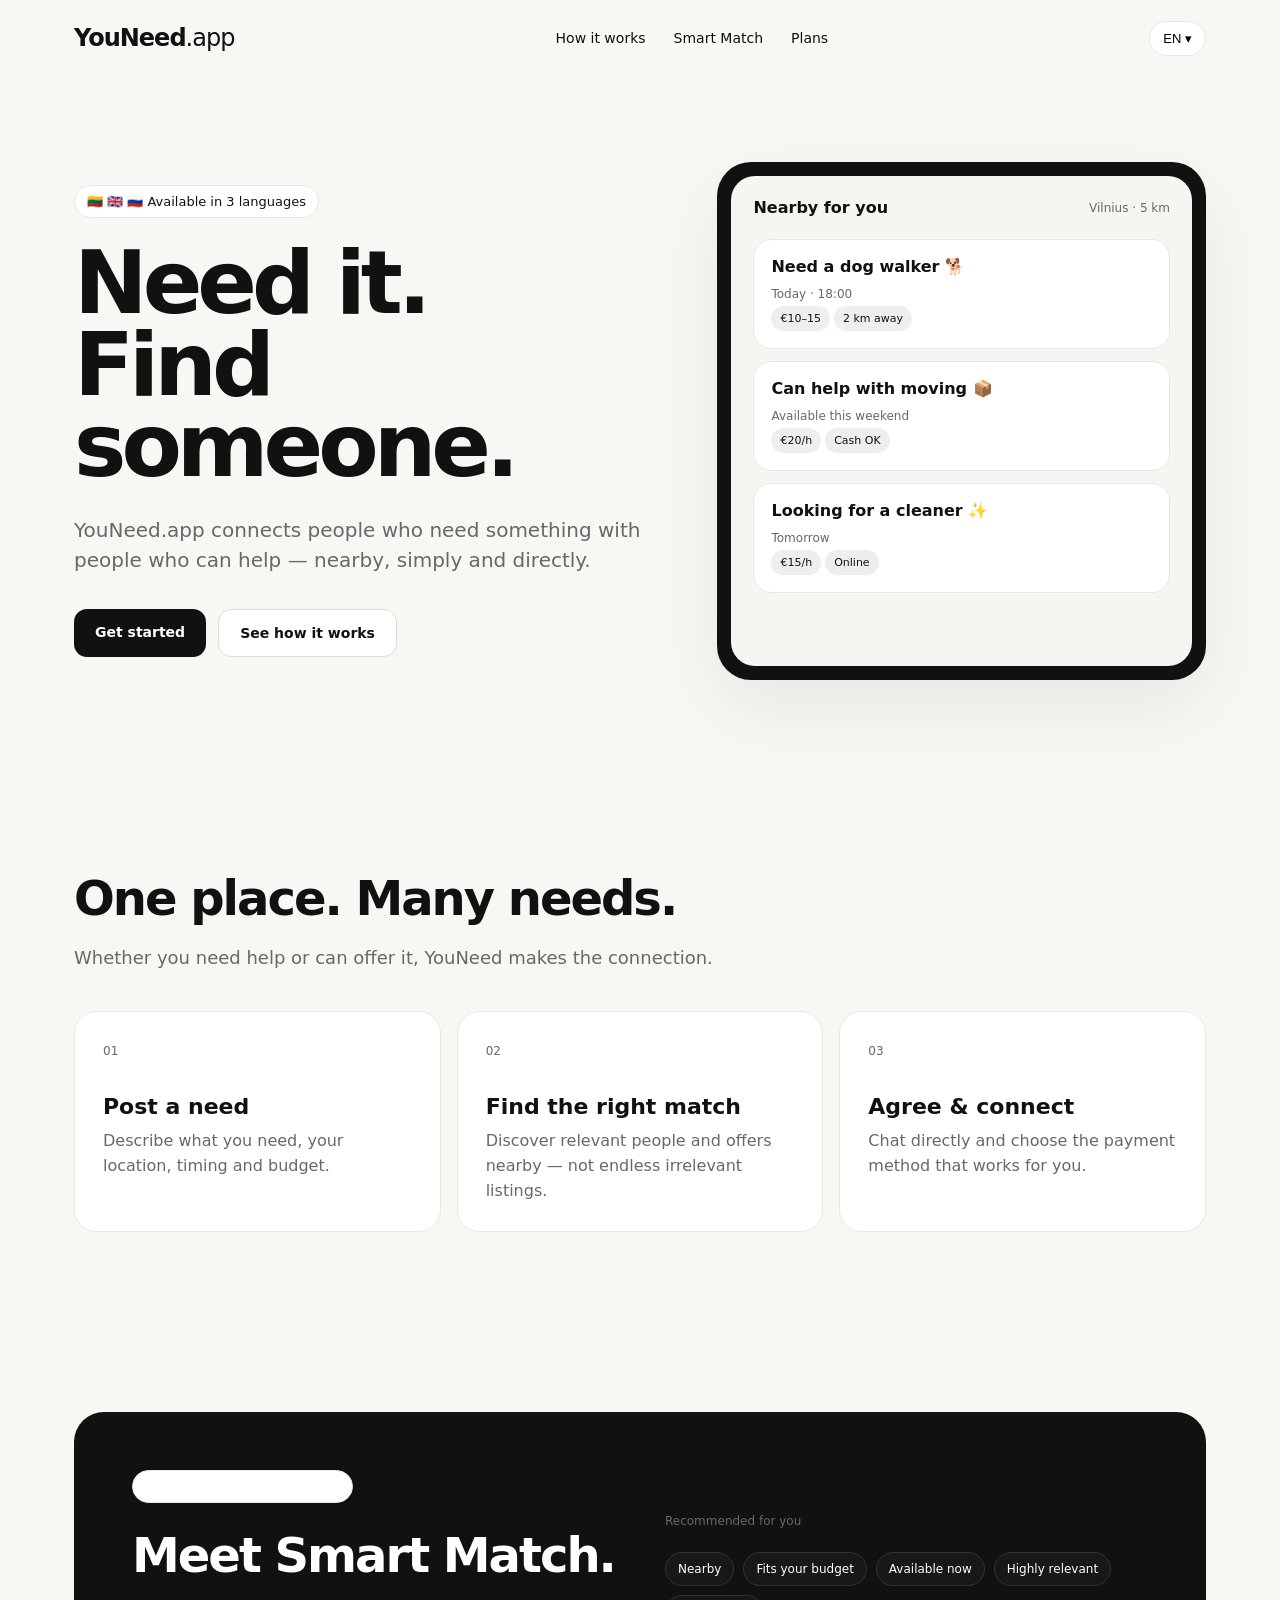
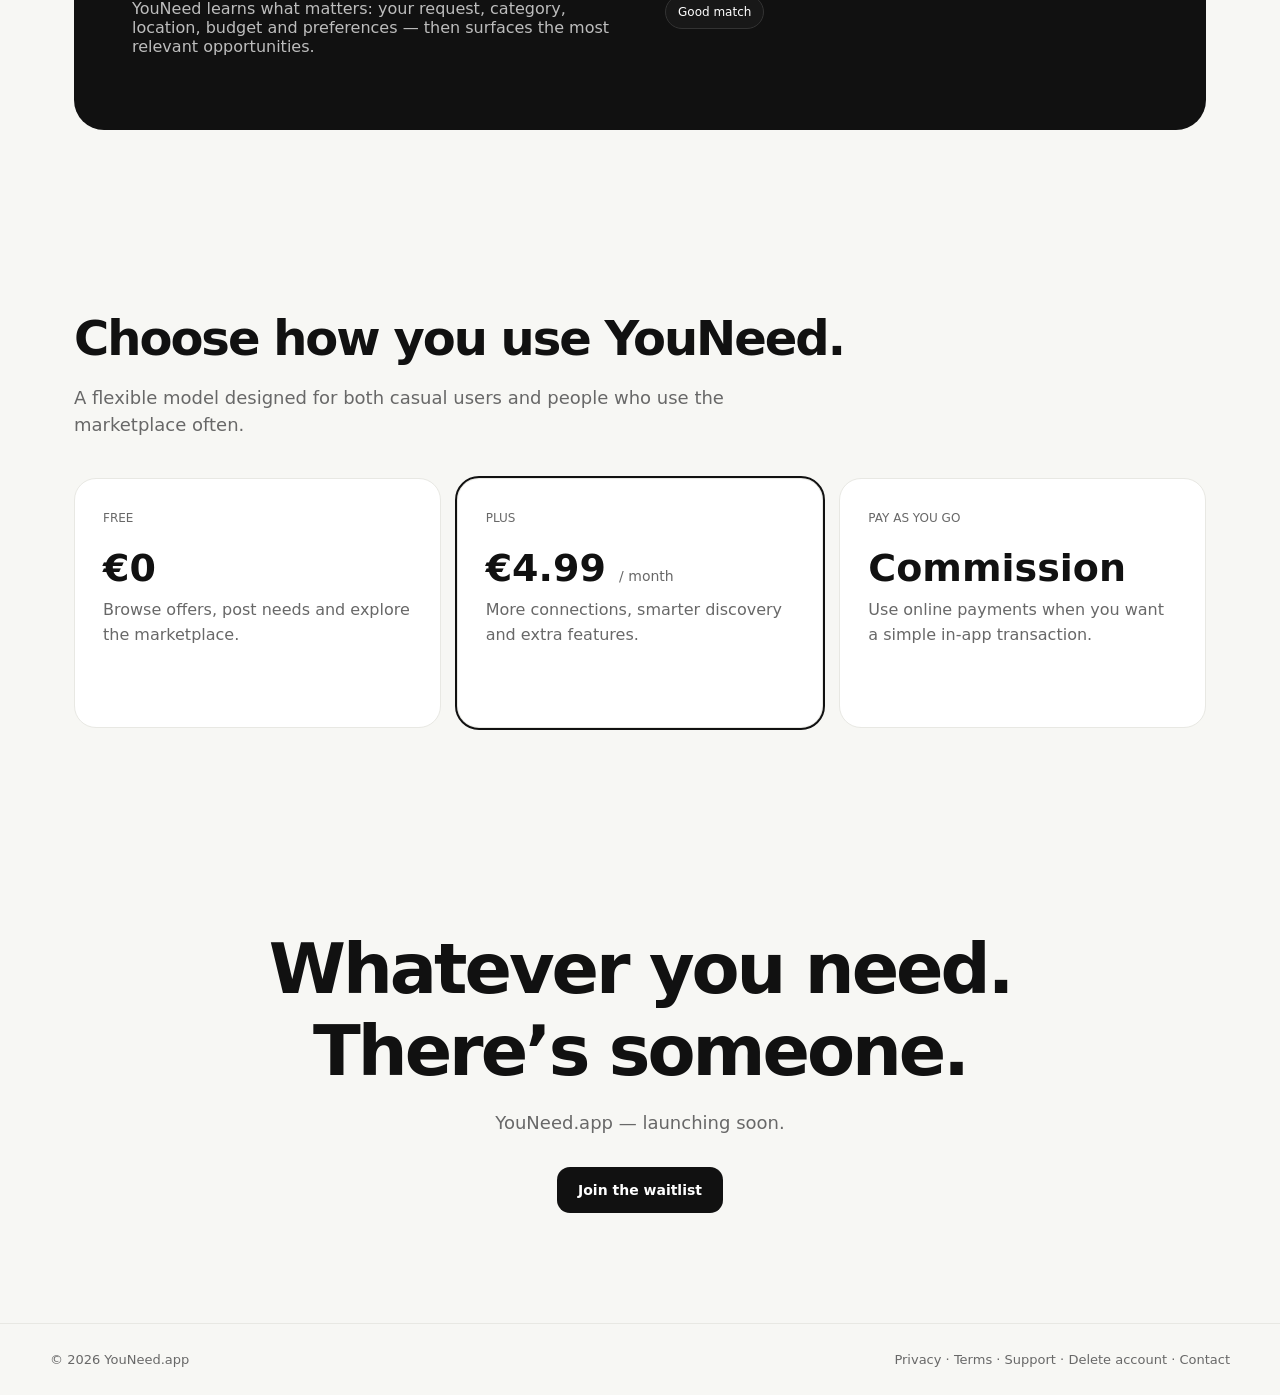
<file: index.html>
<!doctype html>
<html lang="en">
<head>
<meta charset="utf-8">
<meta name="viewport" content="width=device-width, initial-scale=1">
<title>YouNeed.app — Need it. Find someone.</title>
<meta name="description" content="YouNeed.app connects people who need something with people who can help. Find nearby offers with Smart Match.">
<style>
:root{--bg:#f7f7f4;--ink:#111;--muted:#686868;--card:#fff;--line:#e8e8e3;--accent:#111}
*{box-sizing:border-box}body{margin:0;font-family:Inter,ui-sans-serif,system-ui,-apple-system,BlinkMacSystemFont,"Segoe UI",sans-serif;background:var(--bg);color:var(--ink)}
a{text-decoration:none;color:inherit}.nav{height:76px;display:flex;align-items:center;justify-content:space-between;max-width:1180px;margin:auto;padding:0 24px}
.logo{font-size:24px;font-weight:800;letter-spacing:-1px}.logo span{font-weight:400}
.navlinks{display:flex;gap:28px;font-size:14px}.lang{border:1px solid var(--line);background:white;border-radius:999px;padding:9px 13px;font-size:13px}
.hero{max-width:1180px;margin:0 auto;padding:86px 24px 100px;display:grid;grid-template-columns:1.08fr .92fr;gap:70px;align-items:center}
.badge{display:inline-flex;padding:8px 12px;border:1px solid var(--line);border-radius:999px;background:#fff;font-size:13px;margin-bottom:24px}
h1{font-size:clamp(52px,7vw,88px);line-height:.93;letter-spacing:-5px;margin:0 0 28px;max-width:760px}
.hero p{font-size:20px;line-height:1.5;color:var(--muted);max-width:610px}
.cta{display:flex;gap:12px;margin-top:34px;flex-wrap:wrap}.btn{padding:15px 21px;border-radius:13px;font-weight:700;font-size:14px}.primary{background:#111;color:#fff}.secondary{border:1px solid #dcdcd5;background:#fff}
.mock{background:#111;border-radius:34px;padding:14px;box-shadow:0 28px 80px #0001}.phone{background:#f5f5f2;border-radius:24px;padding:22px;min-height:490px}.top{display:flex;justify-content:space-between;align-items:center;margin-bottom:22px}.tiny{font-size:12px;color:var(--muted)}.request{background:#fff;border-radius:18px;padding:17px;margin:12px 0;border:1px solid var(--line)}.request b{display:block;margin-bottom:7px}.pill{display:inline-block;padding:6px 9px;border-radius:99px;background:#eee;font-size:11px;margin:4px 4px 0 0}
.section{max-width:1180px;margin:auto;padding:90px 24px}.section h2{font-size:48px;letter-spacing:-2px;margin:0 0 15px}.sub{color:var(--muted);font-size:18px;line-height:1.5;max-width:650px}
.grid{display:grid;grid-template-columns:repeat(3,1fr);gap:16px;margin-top:40px}.card{background:var(--card);border:1px solid var(--line);border-radius:22px;padding:28px;min-height:210px}.num{font-size:12px;color:var(--muted)}.card h3{font-size:22px;margin:35px 0 10px}.card p{color:var(--muted);line-height:1.55;margin:0}
.match{background:#111;color:#fff;border-radius:30px;padding:58px;display:grid;grid-template-columns:1fr 1fr;gap:50px;align-items:center}.match p{color:#bdbdbd}.match .tag{border:1px solid #333;background:#181818}.tags{display:flex;flex-wrap:wrap;gap:9px;margin-top:24px}.tag{padding:9px 12px;border-radius:999px;font-size:12px}
.pricing .card{min-height:250px}.price{font-size:38px;font-weight:800;margin:20px 0 8px}.price small{font-size:14px;font-weight:500;color:var(--muted)}.featured{outline:2px solid #111}
.final{padding:110px 24px;text-align:center}.final h2{font-size:clamp(42px,6vw,70px);letter-spacing:-3px;margin:0 auto 20px}.final p{color:var(--muted);font-size:18px}
footer{border-top:1px solid var(--line);padding:28px 24px;color:var(--muted);font-size:13px}.foot{max-width:1180px;margin:auto;display:flex;justify-content:space-between;gap:20px}
@media(max-width:800px){.navlinks{display:none}.hero{grid-template-columns:1fr;padding-top:55px}.hero h1{letter-spacing:-3px}.grid{grid-template-columns:1fr}.match{grid-template-columns:1fr;padding:35px 26px}.section h2{font-size:38px}.foot{flex-direction:column}}
</style>
</head>
<body>
<header class="nav">
  <div class="logo">YouNeed<span>.app</span></div>
  <nav class="navlinks"><a id="navHow" href="#how">How it works</a><a id="navMatch" href="#match">Smart Match</a><a id="navPlans" href="#pricing">Plans</a></nav>
  <button class="lang" id="lang">EN ▾</button>
</header>

<main>
<section class="hero">
  <div>
    <div class="badge" id="badge">🇱🇹 🇬🇧 🇷🇺 Available in 3 languages</div>
    <h1 id="heroTitle">Need it.<br>Find someone.</h1>
    <p id="heroDesc">YouNeed.app connects people who need something with people who can help — nearby, simply and directly.</p>
    <div class="cta"><a class="btn primary" id="getStarted" href="#join">Get started</a><a class="btn secondary" id="seeHow" href="#how">See how it works</a></div>
  </div>
  <div class="mock">
    <div class="phone">
      <div class="top"><b id="nearby">Nearby for you</b><span class="tiny" id="vilnius">Vilnius · 5 km</span></div>
      <div class="request"><b id="dog">Need a dog walker 🐕</b><span class="tiny" id="today">Today · 18:00</span><div><span class="pill">€10–15</span><span class="pill">2 km away</span></div></div>
      <div class="request"><b id="moving">Can help with moving 📦</b><span class="tiny" id="weekend">Available this weekend</span><div><span class="pill">€20/h</span><span class="pill" id="cash">Cash OK</span></div></div>
      <div class="request"><b id="cleaner">Looking for a cleaner ✨</b><span class="tiny" id="tomorrow">Tomorrow</span><div><span class="pill">€15/h</span><span class="pill" id="online">Online</span></div></div>
    </div>
  </div>
</section>

<section class="section" id="how">
  <h2 id="sectionTitle">One place. Many needs.</h2><p class="sub" id="sectionSub">Whether you need help or can offer it, YouNeed makes the connection.</p>
  <div class="grid">
    <div class="card"><span class="num">01</span><h3 id="postTitle">Post a need</h3><p id="postText">Describe what you need, your location, timing and budget.</p></div>
    <div class="card"><span class="num">02</span><h3 id="matchTitle">Find the right match</h3><p id="matchText">Discover relevant people and offers nearby — not endless irrelevant listings.</p></div>
    <div class="card"><span class="num">03</span><h3 id="connectTitle">Agree & connect</h3><p id="connectText">Chat directly and choose the payment method that works for you.</p></div>
  </div>
</section>

<section class="section" id="match">
  <div class="match">
    <div><span class="badge" id="aiBadge">AI-powered recommendations</span><h2 id="smartTitle">Meet Smart Match.</h2><p id="smartText">YouNeed learns what matters: your request, category, location, budget and preferences — then surfaces the most relevant opportunities.</p></div>
    <div><div class="tiny" id="recommended">Recommended for you</div><div class="tags"><span class="tag" id="nearbyTag">Nearby</span><span class="tag" id="budgetTag">Fits your budget</span><span class="tag" id="availableTag">Available now</span><span class="tag" id="relevantTag">Highly relevant</span><span class="tag" id="goodTag">Good match</span></div></div>
  </div>
</section>

<section class="section pricing" id="pricing">
  <h2 id="plansTitle">Choose how you use YouNeed.</h2><p class="sub" id="plansSub">A flexible model designed for both casual users and people who use the marketplace often.</p>
  <div class="grid">
    <div class="card"><span class="num" id="free">FREE</span><div class="price">€0</div><p id="freeText">Browse offers, post needs and explore the marketplace.</p></div>
    <div class="card featured"><span class="num" id="plus">PLUS</span><div class="price">€4.99 <small id="perMonth">/ month</small></div><p id="plusText">More connections, smarter discovery and extra features.</p></div>
    <div class="card"><span class="num" id="payg">PAY AS YOU GO</span><div class="price" id="commission">Commission</div><p id="paygText">Use online payments when you want a simple in-app transaction.</p></div>
  </div>
</section>

<section class="final" id="join">
  <h2 id="finalTitle">Whatever you need.<br>There’s someone.</h2>
  <p id="launching">YouNeed.app — launching soon.</p>
  <div class="cta" style="justify-content:center"><a class="btn primary" id="waitlist" href="mailto:hello@youneed.app">Join the waitlist</a></div>
</section>
</main>

<footer><div class="foot"><span id="footer">© 2026 YouNeed.app</span><span><a id="privacy" href="/privacy">Privacy</a> · <a id="terms" href="/terms">Terms</a> · <a href="/support" id="supportLink">Support</a> · <a href="/delete-account" id="deleteAccount">Delete account</a> · <a id="contact" href="mailto:hello@youneed.app">Contact</a></span></div></footer>

<script>
const translations = {
  EN: {
    navHow:"How it works", navMatch:"Smart Match", navPlans:"Plans",
    badge:"🇱🇹 🇬🇧 🇷🇺 Available in 3 languages",
    heroTitle:"Need it.<br>Find someone.",
    heroDesc:"YouNeed.app connects people who need something with people who can help — nearby, simply and directly.",
    getStarted:"Get started", seeHow:"See how it works",
    nearby:"Nearby for you", vilnius:"Vilnius · 5 km",
    dog:"Need a dog walker 🐕", today:"Today · 18:00", cash:"Cash OK",
    moving:"Can help with moving 📦", weekend:"Available this weekend",
    cleaner:"Looking for a cleaner ✨", tomorrow:"Tomorrow",
    online:"Online",
    sectionTitle:"One place. Many needs.",
    sectionSub:"Whether you need help or can offer it, YouNeed makes the connection.",
    postTitle:"Post a need", postText:"Describe what you need, your location, timing and budget.",
    matchTitle:"Find the right match", matchText:"Discover relevant people and offers nearby — not endless irrelevant listings.",
    connectTitle:"Agree & connect", connectText:"Chat directly and choose the payment method that works for you.",
    aiBadge:"AI-powered recommendations", smartTitle:"Meet Smart Match.",
    smartText:"YouNeed learns what matters: your request, category, location, budget and preferences — then surfaces the most relevant opportunities.",
    recommended:"Recommended for you", nearbyTag:"Nearby", budgetTag:"Fits your budget", availableTag:"Available now", relevantTag:"Highly relevant", goodTag:"Good match",
    plansTitle:"Choose how you use YouNeed.", plansSub:"A flexible model designed for both casual users and people who use the marketplace often.",
    free:"FREE", freeText:"Browse offers, post needs and explore the marketplace.",
    plus:"PLUS", perMonth:"/ month", plusText:"More connections, smarter discovery and extra features.",
    payg:"PAY AS YOU GO", commission:"Commission", paygText:"Use online payments when you want a simple in-app transaction.",
    finalTitle:"Whatever you need.<br>There’s someone.", launching:"YouNeed.app — launching soon.", waitlist:"Join the waitlist",
    privacy:"Privacy", terms:"Terms", deleteAccount:"Delete account", contact:"Contact", footer:"© 2026 YouNeed.app"
  },
  LT: {
    navHow:"Kaip tai veikia", navMatch:"Smart Match", navPlans:"Planai",
    badge:"🇱🇹 🇬🇧 🇷🇺 Galima 3 kalbomis",
    heroTitle:"Reikia?<br>Rask, kas gali padėti.",
    heroDesc:"YouNeed.app sujungia žmones, kuriems kažko reikia, su žmonėmis, kurie gali padėti — greitai, paprastai ir šalia jūsų.",
    getStarted:"Pradėti", seeHow:"Kaip tai veikia",
    nearby:"Netoliese jums", vilnius:"Vilnius · 5 km",
    dog:"Ieškau šuns vedžiotojo 🐕", today:"Šiandien · 18:00", cash:"Mokėjimas grynais",
    moving:"Galiu padėti persikraustyti 📦", weekend:"Galiu šį savaitgalį",
    cleaner:"Ieškau tvarkytojo ✨", tomorrow:"Rytoj",
    online:"Mokėjimas internetu",
    sectionTitle:"Viena vieta. Daug poreikių.",
    sectionSub:"Nesvarbu, ar jums reikia pagalbos, ar galite padėti kitiems — YouNeed padeda susisiekti.",
    postTitle:"Paskelbkite poreikį", postText:"Aprašykite, ko reikia, nurodykite vietą, laiką ir biudžetą.",
    matchTitle:"Raskite tinkamą žmogų", matchText:"Atraskite jums aktualius žmones ir pasiūlymus šalia — be begalinio nereikalingų skelbimų srauto.",
    connectTitle:"Susitarkite ir susisiekite", connectText:"Susirašykite tiesiogiai ir pasirinkite jums tinkamą atsiskaitymo būdą.",
    aiBadge:"AI rekomendacijos", smartTitle:"Susipažinkite su Smart Match.",
    smartText:"YouNeed įvertina jūsų poreikį, kategoriją, vietą, biudžetą ir pasirinkimus — tada parodo aktualiausius pasiūlymus.",
    recommended:"Rekomenduojame jums", nearbyTag:"Netoliese", budgetTag:"Atitinka biudžetą", availableTag:"Galima dabar", relevantTag:"Labai aktualu", goodTag:"Geras atitikimas",
    plansTitle:"Pasirinkite, kaip naudotis YouNeed.", plansSub:"Lankstus modelis tiek atsitiktiniams naudotojams, tiek dažnai besinaudojantiems platforma.",
    free:"NEMOKAMAI", freeText:"Naršykite pasiūlymus, skelbkite poreikius ir naudokitės platforma.",
    plus:"PLUS", perMonth:"/ mėn.", plusText:"Daugiau kontaktų, išmanesnės rekomendacijos ir papildomos funkcijos.",
    payg:"MOKĖKITE UŽ OPERACIJĄ", commission:"Komisinis mokestis", paygText:"Naudokite mokėjimus internetu, kai norite paprasto atsiskaitymo programėlėje.",
    finalTitle:"Ko jums reikia?<br>Kažkas gali padėti.", launching:"YouNeed.app — netrukus.", waitlist:"Prisijungti prie laukiančiųjų",
    privacy:"Privatumas", terms:"Taisyklės", deleteAccount:"Ištrinti paskyrą", contact:"Kontaktai", footer:"© 2026 YouNeed.app"
  },
  RU: {
    navHow:"Как это работает", navMatch:"Smart Match", navPlans:"Тарифы",
    badge:"🇱🇹 🇬🇧 🇷🇺 Доступно на 3 языках",
    heroTitle:"Нужно?<br>Найди того, кто поможет.",
    heroDesc:"YouNeed.app соединяет людей, которым что-то нужно, с теми, кто может помочь — рядом, просто и напрямую.",
    getStarted:"Начать", seeHow:"Как это работает",
    nearby:"Рядом с вами", vilnius:"Вильнюс · 5 км",
    dog:"Нужен человек для выгула собаки 🐕", today:"Сегодня · 18:00", cash:"Оплата наличными",
    moving:"Помогу с переездом 📦", weekend:"Доступен(на) в эти выходные",
    cleaner:"Ищу помощника по уборке ✨", tomorrow:"Завтра",
    online:"Оплата онлайн",
    sectionTitle:"Одно место. Любые задачи.",
    sectionSub:"Нужна помощь или вы хотите помочь другим? YouNeed помогает быстро найти друг друга.",
    postTitle:"Опубликуйте запрос", postText:"Опишите, что вам нужно, укажите место, время и бюджет.",
    matchTitle:"Найдите подходящего человека", matchText:"Получайте релевантные предложения и находите людей рядом — без бесконечного потока ненужных объявлений.",
    connectTitle:"Договоритесь и свяжитесь", connectText:"Общайтесь напрямую и выбирайте удобный способ оплаты.",
    aiBadge:"Рекомендации на основе AI", smartTitle:"Знакомьтесь: Smart Match.",
    smartText:"YouNeed учитывает ваш запрос, категорию, местоположение, бюджет и предпочтения — и показывает наиболее подходящие предложения.",
    recommended:"Рекомендуем вам", nearbyTag:"Рядом", budgetTag:"Подходит по бюджету", availableTag:"Доступно сейчас", relevantTag:"Максимально подходит", goodTag:"Хорошее совпадение",
    plansTitle:"Выберите свой способ использования YouNeed.", plansSub:"Гибкая модель для тех, кто пользуется платформой время от времени или регулярно.",
    free:"БЕСПЛАТНО", freeText:"Просматривайте предложения, публикуйте запросы и пользуйтесь платформой.",
    plus:"PLUS", perMonth:"/ месяц", plusText:"Больше контактов, умные рекомендации и дополнительные возможности.",
    payg:"ОПЛАТА ЗА СДЕЛКУ", commission:"Комиссия", paygText:"Используйте онлайн-оплату, когда хотите провести сделку прямо в приложении.",
    finalTitle:"Что бы вам ни понадобилось.<br>Кто-то сможет помочь.", launching:"YouNeed.app — скоро запуск.", waitlist:"Встать в лист ожидания",
    privacy:"Конфиденциальность", terms:"Условия", deleteAccount:"Удалить аккаунт", contact:"Контакты", footer:"© 2026 YouNeed.app"
  }
};

let current="EN";
const ids = {
  navHow:"navHow", navMatch:"navMatch", navPlans:"navPlans", badge:"badge",
  heroTitle:"heroTitle", heroDesc:"heroDesc", getStarted:"getStarted", seeHow:"seeHow",
  nearby:"nearby", vilnius:"vilnius", dog:"dog", today:"today", cash:"cash",
  moving:"moving", weekend:"weekend", cleaner:"cleaner", tomorrow:"tomorrow", online:"online",
  sectionTitle:"sectionTitle", sectionSub:"sectionSub", postTitle:"postTitle", postText:"postText",
  matchTitle:"matchTitle", matchText:"matchText", connectTitle:"connectTitle", connectText:"connectText",
  aiBadge:"aiBadge", smartTitle:"smartTitle", smartText:"smartText", recommended:"recommended",
  nearbyTag:"nearbyTag", budgetTag:"budgetTag", availableTag:"availableTag", relevantTag:"relevantTag", goodTag:"goodTag",
  plansTitle:"plansTitle", plansSub:"plansSub", free:"free", freeText:"freeText",
  plus:"plus", perMonth:"perMonth", plusText:"plusText", payg:"payg", commission:"commission", paygText:"paygText",
  finalTitle:"finalTitle", launching:"launching", waitlist:"waitlist", privacy:"privacy", terms:"terms", deleteAccount:"deleteAccount", contact:"contact", footer:"footer"
};
function applyLanguage(lang){
  current=lang;
  document.getElementById("lang").textContent=lang+" ▾";
  const t=translations[lang];
  for(const [key,id] of Object.entries(ids)){
    const el=document.getElementById(id);
    if(el) el.innerHTML=t[key];
  }
  document.documentElement.lang=lang.toLowerCase();
}
document.getElementById("lang").onclick=()=>{
  current=current==="EN"?"LT":current==="LT"?"RU":"EN";
  applyLanguage(current);
};
</script>
</body>
</html>
</file>
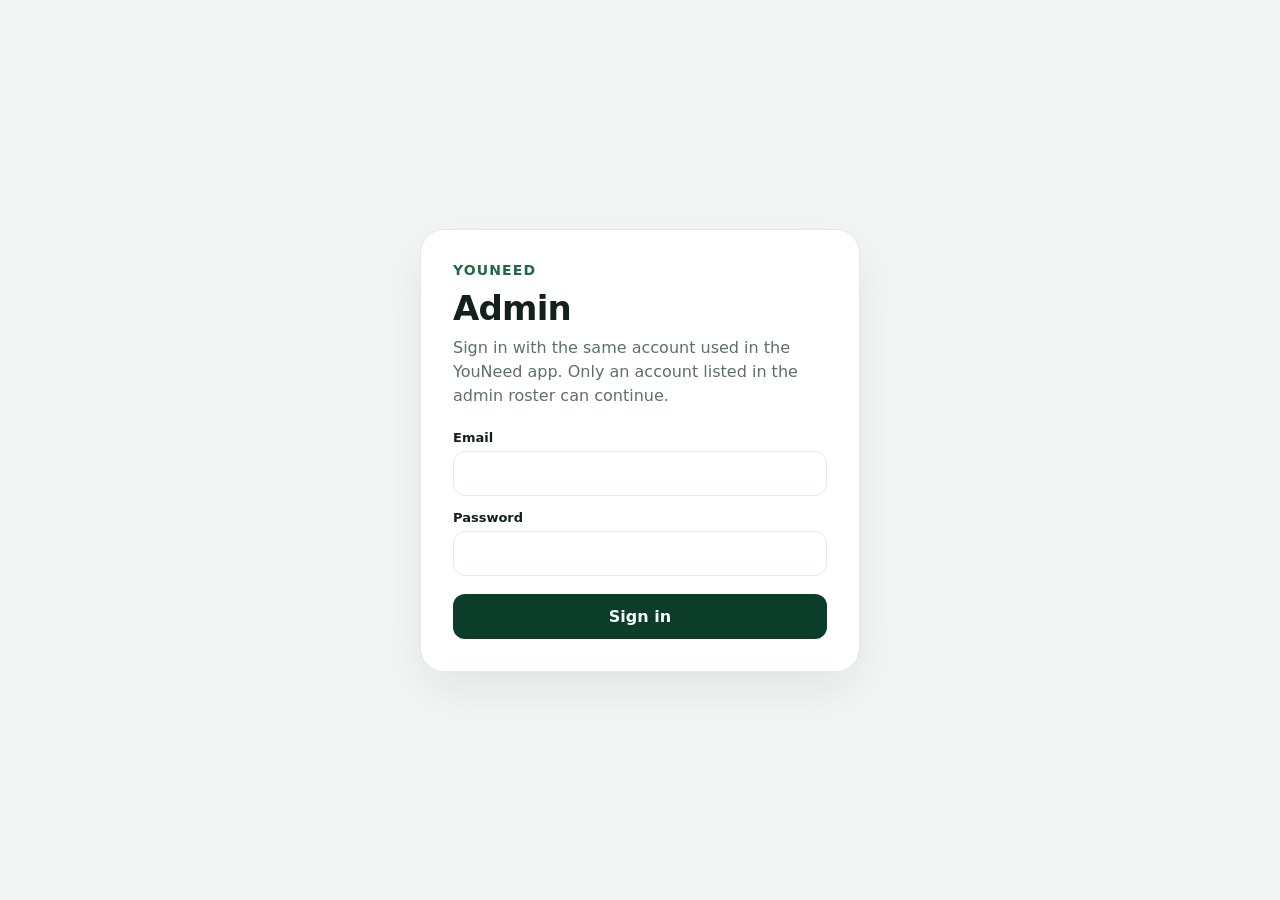
<file: admin/index.html>
<!doctype html>
<html lang="en">
<head>
<meta charset="utf-8">
<meta name="viewport" content="width=device-width, initial-scale=1">
<meta name="robots" content="noindex">
<meta http-equiv="Content-Security-Policy" content="default-src 'none'; script-src 'self'; style-src 'self'; connect-src https://rmjavihkusnwdalwzlmt.supabase.co; img-src 'self' https://rmjavihkusnwdalwzlmt.supabase.co; base-uri 'none'; form-action 'none'; frame-ancestors 'none'">
<title>YouNeed Admin</title>
<link rel="stylesheet" href="/admin/admin.css">
<link rel="stylesheet" href="/admin/catalog.css">
</head>
<body>
<section id="login" class="auth-screen">
  <form id="login-form" class="auth-card">
    <div class="brand">YouNeed</div>
    <h1>Admin</h1>
    <p class="lede">Sign in with the same account used in the YouNeed app. Only an account listed in the admin roster can continue.</p>
    <label for="email">Email</label>
    <input id="email" name="email" type="email" autocomplete="username" required>
    <label for="password">Password</label>
    <input id="password" name="password" type="password" autocomplete="current-password" required>
    <button class="primary" type="submit">Sign in</button>
    <div id="login-error" class="form-error" role="alert"></div>
  </form>
</section>

<section id="denied" class="auth-screen hidden">
  <div class="auth-card">
    <div class="brand">YouNeed</div>
    <h1>Access denied</h1>
    <p class="lede">This account is signed in, but it is not an administrator.</p>
    <button id="denied-logout" class="danger" type="button">Log out</button>
  </div>
</section>

<div id="shell" class="shell hidden">
  <aside class="sidebar">
    <div class="sidebar-scroll">
    <strong>YouNeed <span>Admin</span></strong>
    <nav>
      <button type="button" data-section="dashboard">Dashboard</button>
      <button type="button" data-section="search">Global Search</button>
      <button type="button" data-section="users">Users</button>
      <button type="button" data-section="listings">Listings</button>
      <button type="button" data-section="offers">Offers</button>
      <button type="button" data-section="deals">Deals</button>
      <button type="button" data-section="messages">Deal Messages</button>
      <button type="button" data-section="reports">Reports</button>
      <button type="button" data-section="prices">Price Analytics</button>
      <button type="button" data-section="performance">Category Performance</button>
      <button type="button" data-section="finance">Finance</button>
      <button type="button" data-section="health">Marketplace Health</button>
      <button type="button" data-section="notifications">Notifications</button>
      <button type="button" data-section="fraud">Fraud Detection</button>
      <button type="button" data-section="roles">Admin Roles</button>
      <button type="button" data-section="categories">Categories</button>
      <button type="button" data-section="suggestions">Category Suggestions</button>
      <button type="button" data-section="verification">Identity Verification</button>
      <button type="button" data-section="settings">Settings</button>
    </nav>
    <button class="logout ghost" type="button" data-action="logout">Log out</button>
    </div>
  </aside>
  <main class="main">
    <header class="top">
      <div>
        <h1 id="title">Dashboard</h1>
        <p>Website administration for youneed.lt</p>
      </div>
    </header>
    <div id="content"></div>
  </main>
</div>
<script src="/admin/catalog-data.js"></script>
<script src="/admin/admin.js"></script>
<script src="/admin/admin-crm.js"></script>
<script src="/admin/admin-intel.js"></script>
<script src="/admin/catalog-browser.js"></script>
<script src="/admin/admin-boot.js"></script>
</body>
</html>
</file>
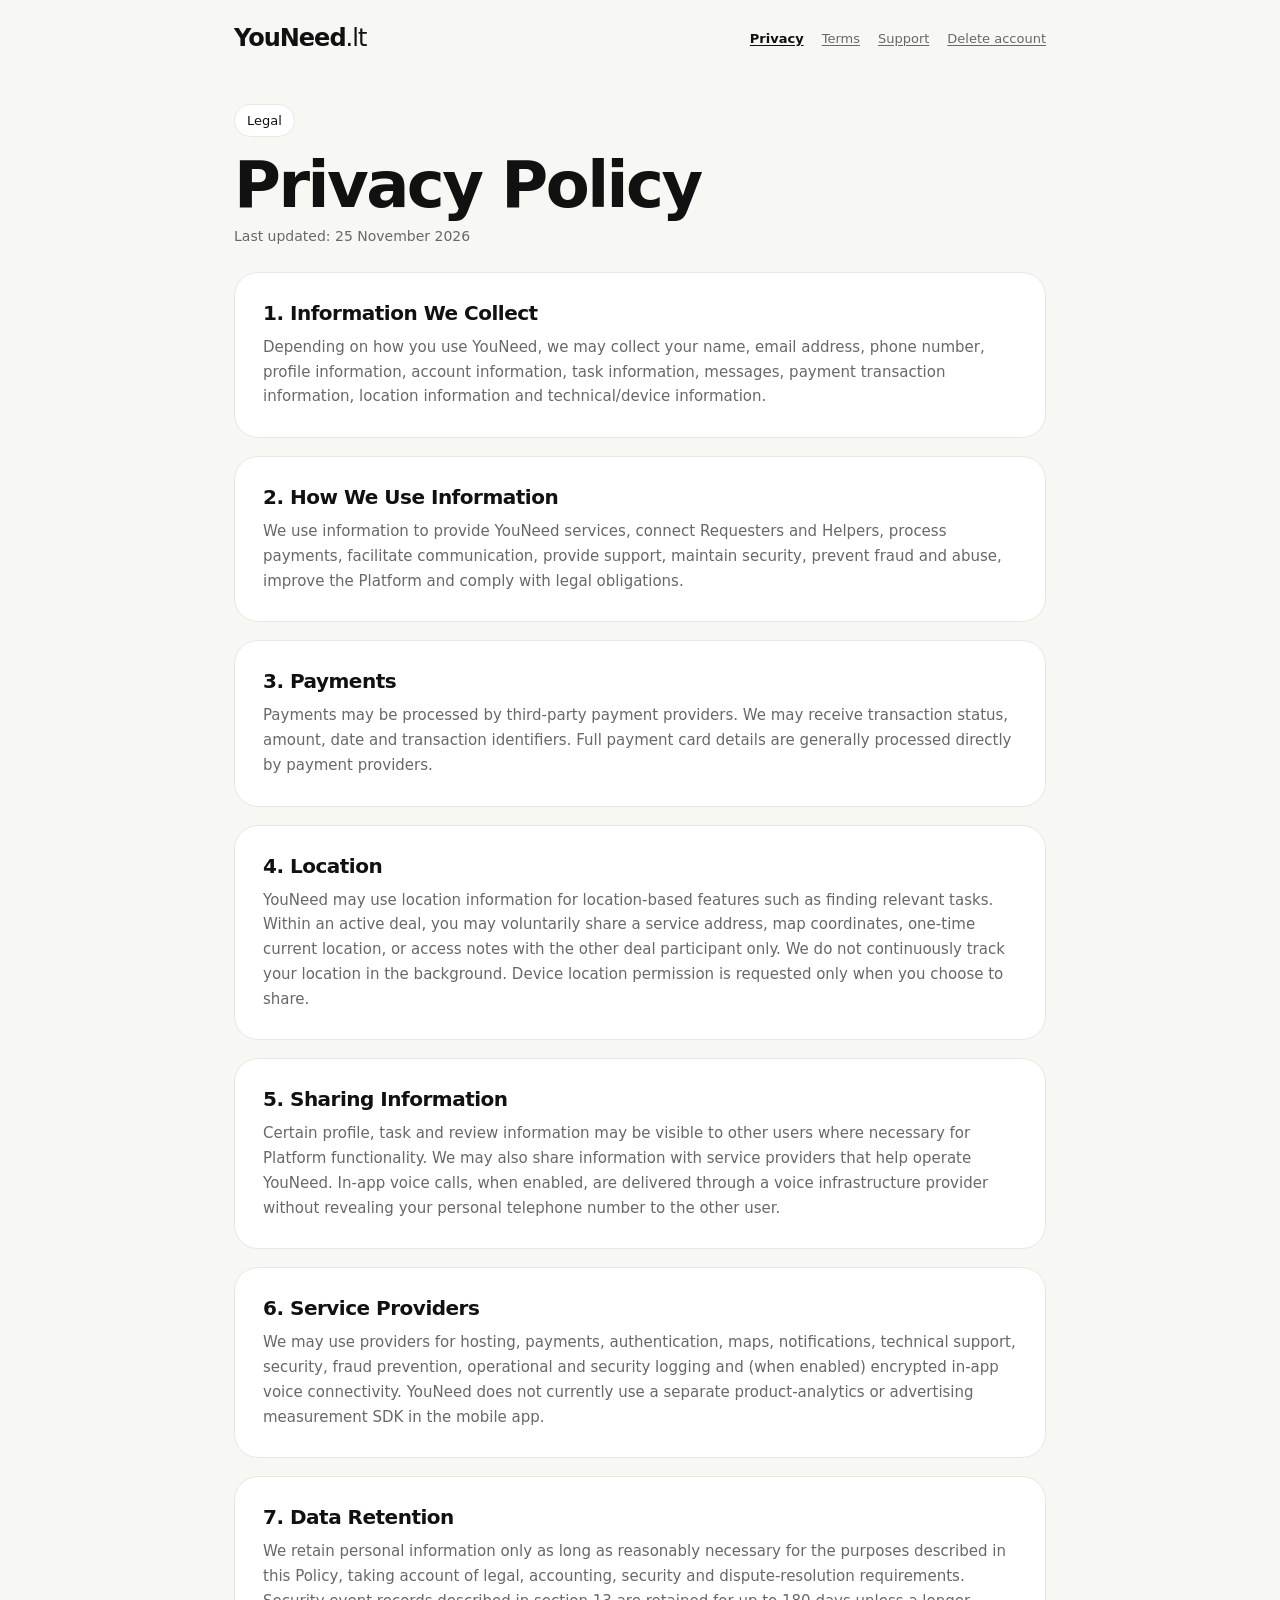
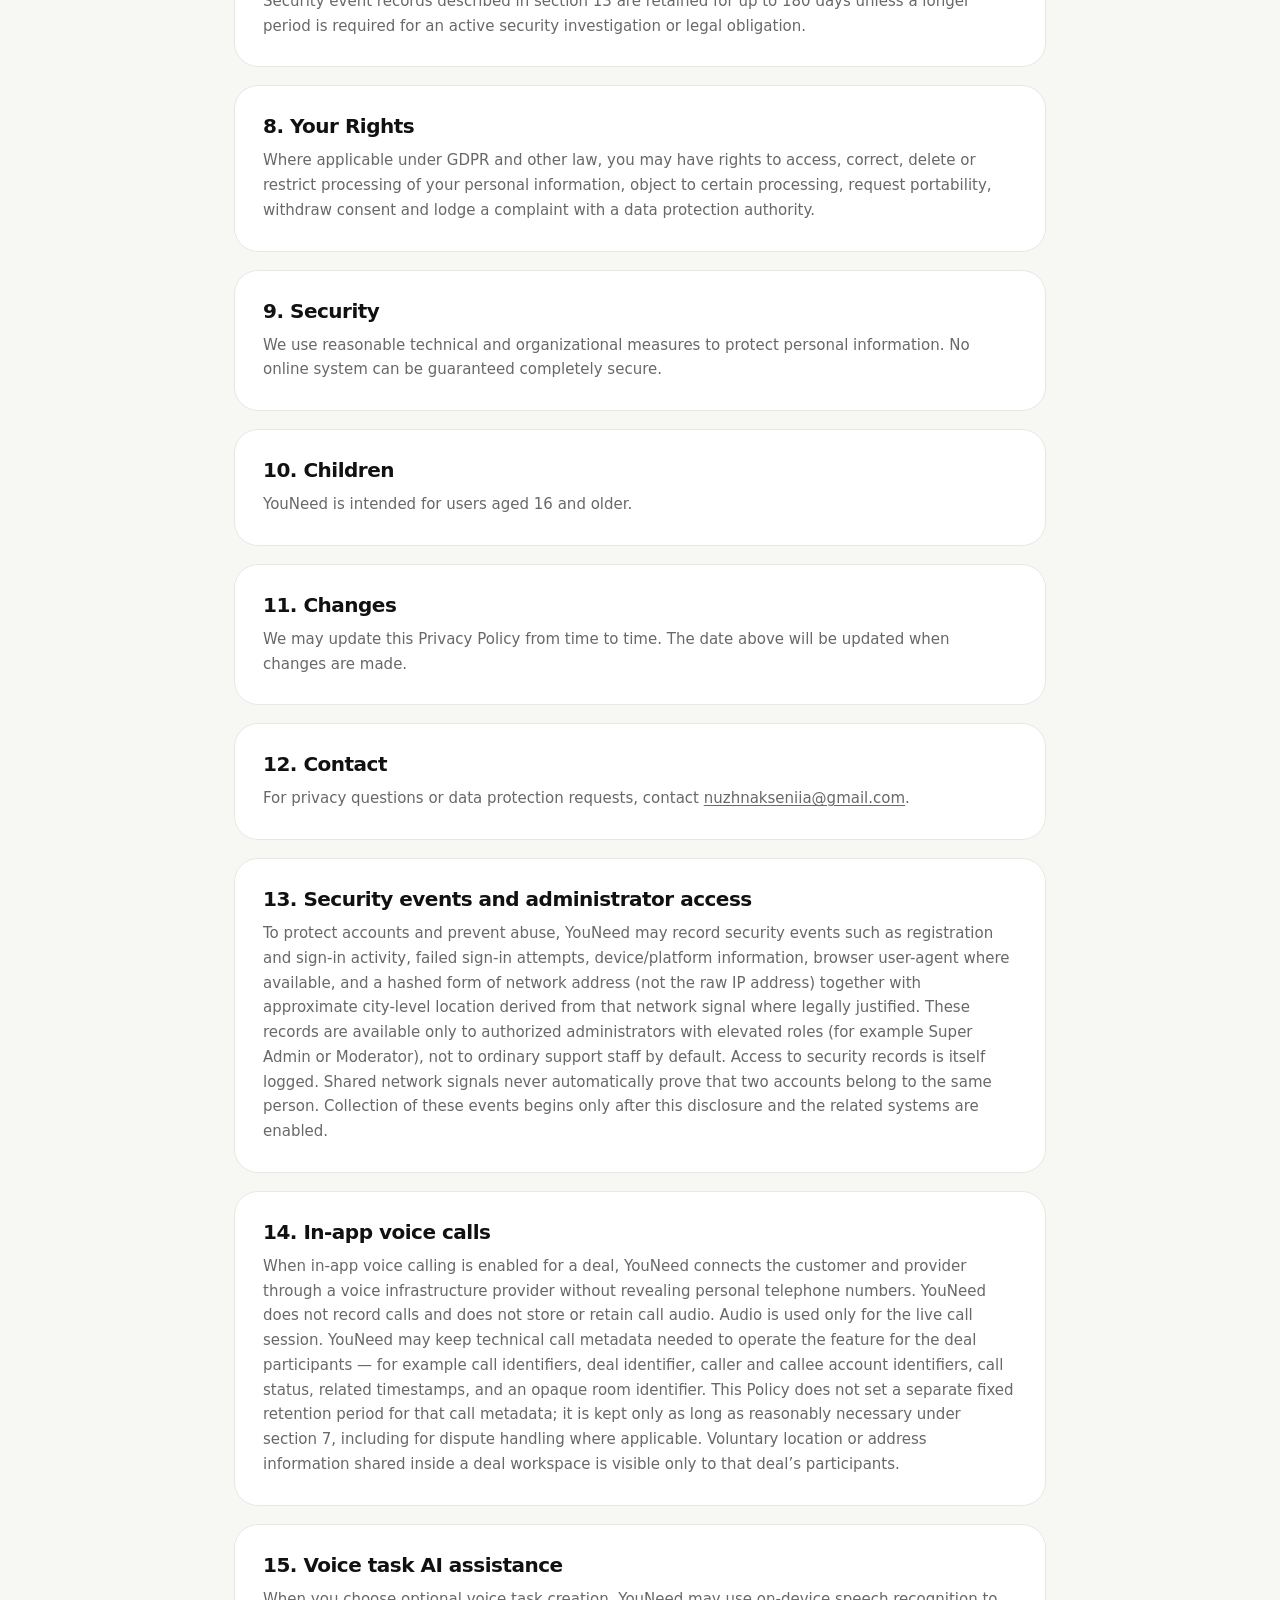
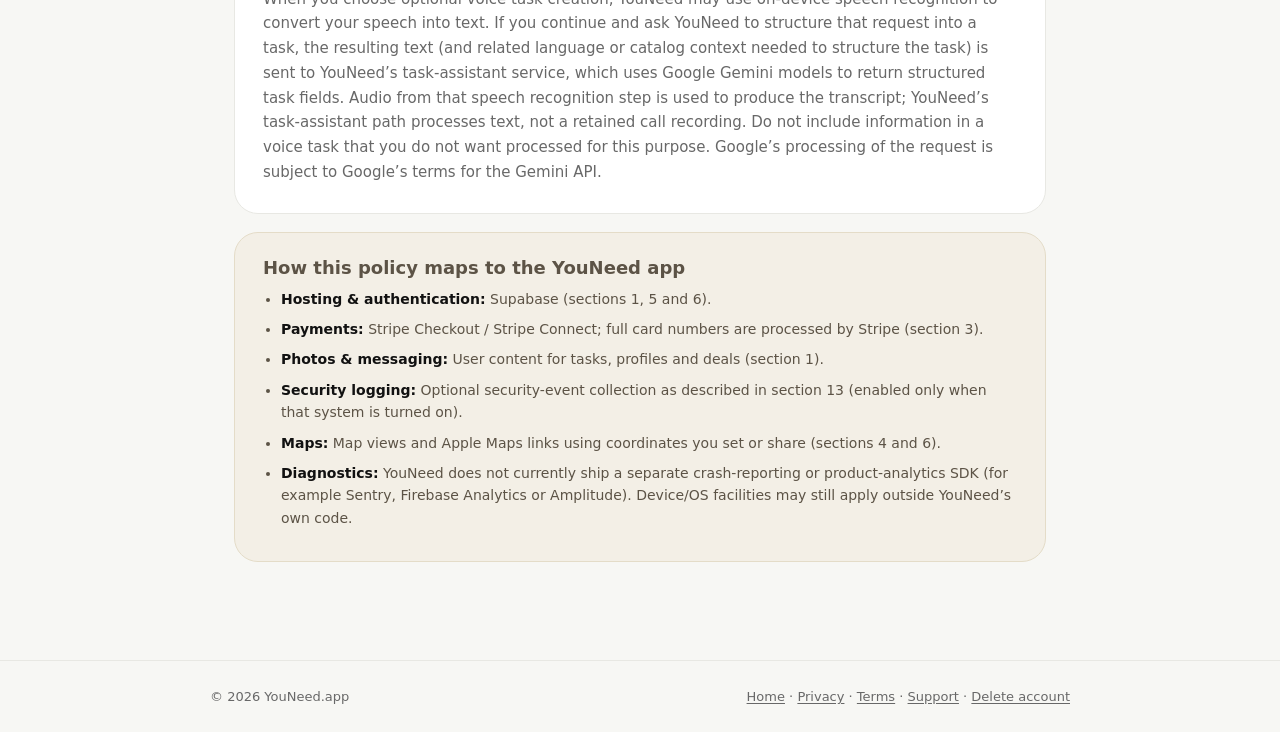
<file: privacy.html>
<!doctype html>
<html lang="en">
<head>
<meta charset="utf-8">
<meta name="viewport" content="width=device-width, initial-scale=1">
<title>Privacy Policy — YouNeed</title>
<meta name="description" content="YouNeed Privacy Policy. How we collect, use, and protect personal information.">
<meta name="robots" content="index,follow">
<link rel="canonical" href="https://www.youneed.lt/privacy">
<style>
:root{--bg:#f7f7f4;--ink:#111;--muted:#686868;--card:#fff;--line:#e8e8e3;--accent:#111;--note:#5c5346;--note-bg:#f3efe6}
*{box-sizing:border-box}
body{margin:0;font-family:Inter,ui-sans-serif,system-ui,-apple-system,BlinkMacSystemFont,"Segoe UI",sans-serif;background:var(--bg);color:var(--ink)}
a{color:inherit}
a:not(.logo):not(.btn){text-decoration:underline;text-underline-offset:2px}
.nav{height:76px;display:flex;align-items:center;justify-content:space-between;max-width:860px;margin:auto;padding:0 24px;gap:16px}
.logo{font-size:24px;font-weight:800;letter-spacing:-1px;text-decoration:none}.logo span{font-weight:400}
.navlinks{display:flex;flex-wrap:wrap;gap:14px 18px;font-size:13px;justify-content:flex-end}
.navlinks a{text-decoration:none;color:var(--muted)}
.navlinks a[aria-current="page"]{color:var(--ink);font-weight:700}
main{max-width:860px;margin:0 auto;padding:28px 24px 80px}
.badge{display:inline-flex;padding:8px 12px;border:1px solid var(--line);border-radius:999px;background:#fff;font-size:13px;margin-bottom:18px}
h1{font-size:clamp(40px,6vw,64px);line-height:.95;letter-spacing:-2.5px;margin:0 0 12px}
.date{font-size:14px;color:var(--muted);margin:0 0 28px}
.panel{background:var(--card);border:1px solid var(--line);border-radius:24px;padding:28px;margin:0 0 18px}
.panel h2{font-size:20px;letter-spacing:-0.5px;margin:0 0 10px}
.panel p{color:var(--muted);font-size:15px;line-height:1.65;margin:0}
.note{background:var(--note-bg);border:1px solid #e4dcc8;border-radius:24px;padding:24px 28px;margin:0 0 18px}
.note h2{font-size:18px;margin:0 0 10px;color:var(--note)}
.note p,.note li{color:var(--note);font-size:14px;line-height:1.6}
.note ul{margin:8px 0 0;padding-left:18px}
.note li{margin:8px 0}
.note strong{color:var(--ink)}
footer{border-top:1px solid var(--line);padding:28px 24px;color:var(--muted);font-size:13px}
.foot{max-width:860px;margin:auto;display:flex;justify-content:space-between;gap:20px;flex-wrap:wrap}
.foot a{text-decoration:none}
.foot a:hover{text-decoration:underline}
@media(max-width:800px){
  .nav{height:auto;min-height:76px;padding:16px 24px;flex-direction:column;align-items:flex-start}
  .navlinks{justify-content:flex-start}
  .panel,.note{padding:22px 18px;border-radius:20px}
  h1{letter-spacing:-1.8px}
}
</style>
</head>
<body>
<header class="nav">
  <a class="logo" href="/">YouNeed<span>.lt</span></a>
  <nav class="navlinks" aria-label="Legal">
    <a href="/privacy" aria-current="page">Privacy</a>
    <a href="/terms">Terms</a>
    <a href="/support">Support</a>
    <a href="/delete-account">Delete account</a>
  </nav>
</header>

<main>
  <div class="badge">Legal</div>
  <h1>Privacy Policy</h1>
  <p class="date">Last updated: 25 November 2026</p>

  <section class="panel">
    <h2>1. Information We Collect</h2>
    <p>Depending on how you use YouNeed, we may collect your name, email address, phone number, profile information, account information, task information, messages, payment transaction information, location information and technical/device information.</p>
  </section>

  <section class="panel">
    <h2>2. How We Use Information</h2>
    <p>We use information to provide YouNeed services, connect Requesters and Helpers, process payments, facilitate communication, provide support, maintain security, prevent fraud and abuse, improve the Platform and comply with legal obligations.</p>
  </section>

  <section class="panel">
    <h2>3. Payments</h2>
    <p>Payments may be processed by third-party payment providers. We may receive transaction status, amount, date and transaction identifiers. Full payment card details are generally processed directly by payment providers.</p>
  </section>

  <section class="panel">
    <h2>4. Location</h2>
    <p>YouNeed may use location information for location-based features such as finding relevant tasks. Within an active deal, you may voluntarily share a service address, map coordinates, one-time current location, or access notes with the other deal participant only. We do not continuously track your location in the background. Device location permission is requested only when you choose to share.</p>
  </section>

  <section class="panel">
    <h2>5. Sharing Information</h2>
    <p>Certain profile, task and review information may be visible to other users where necessary for Platform functionality. We may also share information with service providers that help operate YouNeed. In-app voice calls, when enabled, are delivered through a voice infrastructure provider without revealing your personal telephone number to the other user.</p>
  </section>

  <section class="panel">
    <h2>6. Service Providers</h2>
    <p>We may use providers for hosting, payments, authentication, maps, notifications, technical support, security, fraud prevention, operational and security logging and (when enabled) encrypted in-app voice connectivity. YouNeed does not currently use a separate product-analytics or advertising measurement SDK in the mobile app.</p>
  </section>

  <section class="panel">
    <h2>7. Data Retention</h2>
    <p>We retain personal information only as long as reasonably necessary for the purposes described in this Policy, taking account of legal, accounting, security and dispute-resolution requirements. Security event records described in section 13 are retained for up to 180 days unless a longer period is required for an active security investigation or legal obligation.</p>
  </section>

  <section class="panel">
    <h2>8. Your Rights</h2>
    <p>Where applicable under GDPR and other law, you may have rights to access, correct, delete or restrict processing of your personal information, object to certain processing, request portability, withdraw consent and lodge a complaint with a data protection authority.</p>
  </section>

  <section class="panel">
    <h2>9. Security</h2>
    <p>We use reasonable technical and organizational measures to protect personal information. No online system can be guaranteed completely secure.</p>
  </section>

  <section class="panel">
    <h2>10. Children</h2>
    <p>YouNeed is intended for users aged 16 and older.</p>
  </section>

  <section class="panel">
    <h2>11. Changes</h2>
    <p>We may update this Privacy Policy from time to time. The date above will be updated when changes are made.</p>
  </section>

  <section class="panel">
    <h2>12. Contact</h2>
    <p>For privacy questions or data protection requests, contact <a href="mailto:nuzhnakseniia@gmail.com">nuzhnakseniia@gmail.com</a>.</p>
  </section>

  <section class="panel">
    <h2>13. Security events and administrator access</h2>
    <p>To protect accounts and prevent abuse, YouNeed may record security events such as registration and sign-in activity, failed sign-in attempts, device/platform information, browser user-agent where available, and a hashed form of network address (not the raw IP address) together with approximate city-level location derived from that network signal where legally justified. These records are available only to authorized administrators with elevated roles (for example Super Admin or Moderator), not to ordinary support staff by default. Access to security records is itself logged. Shared network signals never automatically prove that two accounts belong to the same person. Collection of these events begins only after this disclosure and the related systems are enabled.</p>
  </section>

  <section class="panel">
    <h2>14. In-app voice calls</h2>
    <p>When in-app voice calling is enabled for a deal, YouNeed connects the customer and provider through a voice infrastructure provider without revealing personal telephone numbers. YouNeed does not record calls and does not store or retain call audio. Audio is used only for the live call session. YouNeed may keep technical call metadata needed to operate the feature for the deal participants — for example call identifiers, deal identifier, caller and callee account identifiers, call status, related timestamps, and an opaque room identifier. This Policy does not set a separate fixed retention period for that call metadata; it is kept only as long as reasonably necessary under section 7, including for dispute handling where applicable. Voluntary location or address information shared inside a deal workspace is visible only to that deal’s participants.</p>
  </section>

  <section class="panel">
    <h2>15. Voice task AI assistance</h2>
    <p>When you choose optional voice task creation, YouNeed may use on-device speech recognition to convert your speech into text. If you continue and ask YouNeed to structure that request into a task, the resulting text (and related language or catalog context needed to structure the task) is sent to YouNeed’s task-assistant service, which uses Google Gemini models to return structured task fields. Audio from that speech recognition step is used to produce the transcript; YouNeed’s task-assistant path processes text, not a retained call recording. Do not include information in a voice task that you do not want processed for this purpose. Google’s processing of the request is subject to Google’s terms for the Gemini API.</p>
  </section>

  <aside class="note" aria-label="How this policy maps to the YouNeed app">
    <h2>How this policy maps to the YouNeed app</h2>
    <ul>
      <li><strong>Hosting &amp; authentication:</strong> Supabase (sections 1, 5 and 6).</li>
      <li><strong>Payments:</strong> Stripe Checkout / Stripe Connect; full card numbers are processed by Stripe (section 3).</li>
      <li><strong>Photos &amp; messaging:</strong> User content for tasks, profiles and deals (section 1).</li>
      <li><strong>Security logging:</strong> Optional security-event collection as described in section 13 (enabled only when that system is turned on).</li>
      <li><strong>Maps:</strong> Map views and Apple Maps links using coordinates you set or share (sections 4 and 6).</li>
      <li><strong>Diagnostics:</strong> YouNeed does not currently ship a separate crash-reporting or product-analytics SDK (for example Sentry, Firebase Analytics or Amplitude). Device/OS facilities may still apply outside YouNeed’s own code.</li>
    </ul>
  </aside>
</main>

<footer>
  <div class="foot">
    <span>© 2026 YouNeed.app</span>
    <span>
      <a href="/">Home</a> ·
      <a href="/privacy">Privacy</a> ·
      <a href="/terms">Terms</a> ·
      <a href="/support">Support</a> ·
      <a href="/delete-account">Delete account</a>
    </span>
  </div>
</footer>
</body>
</html>
</file>
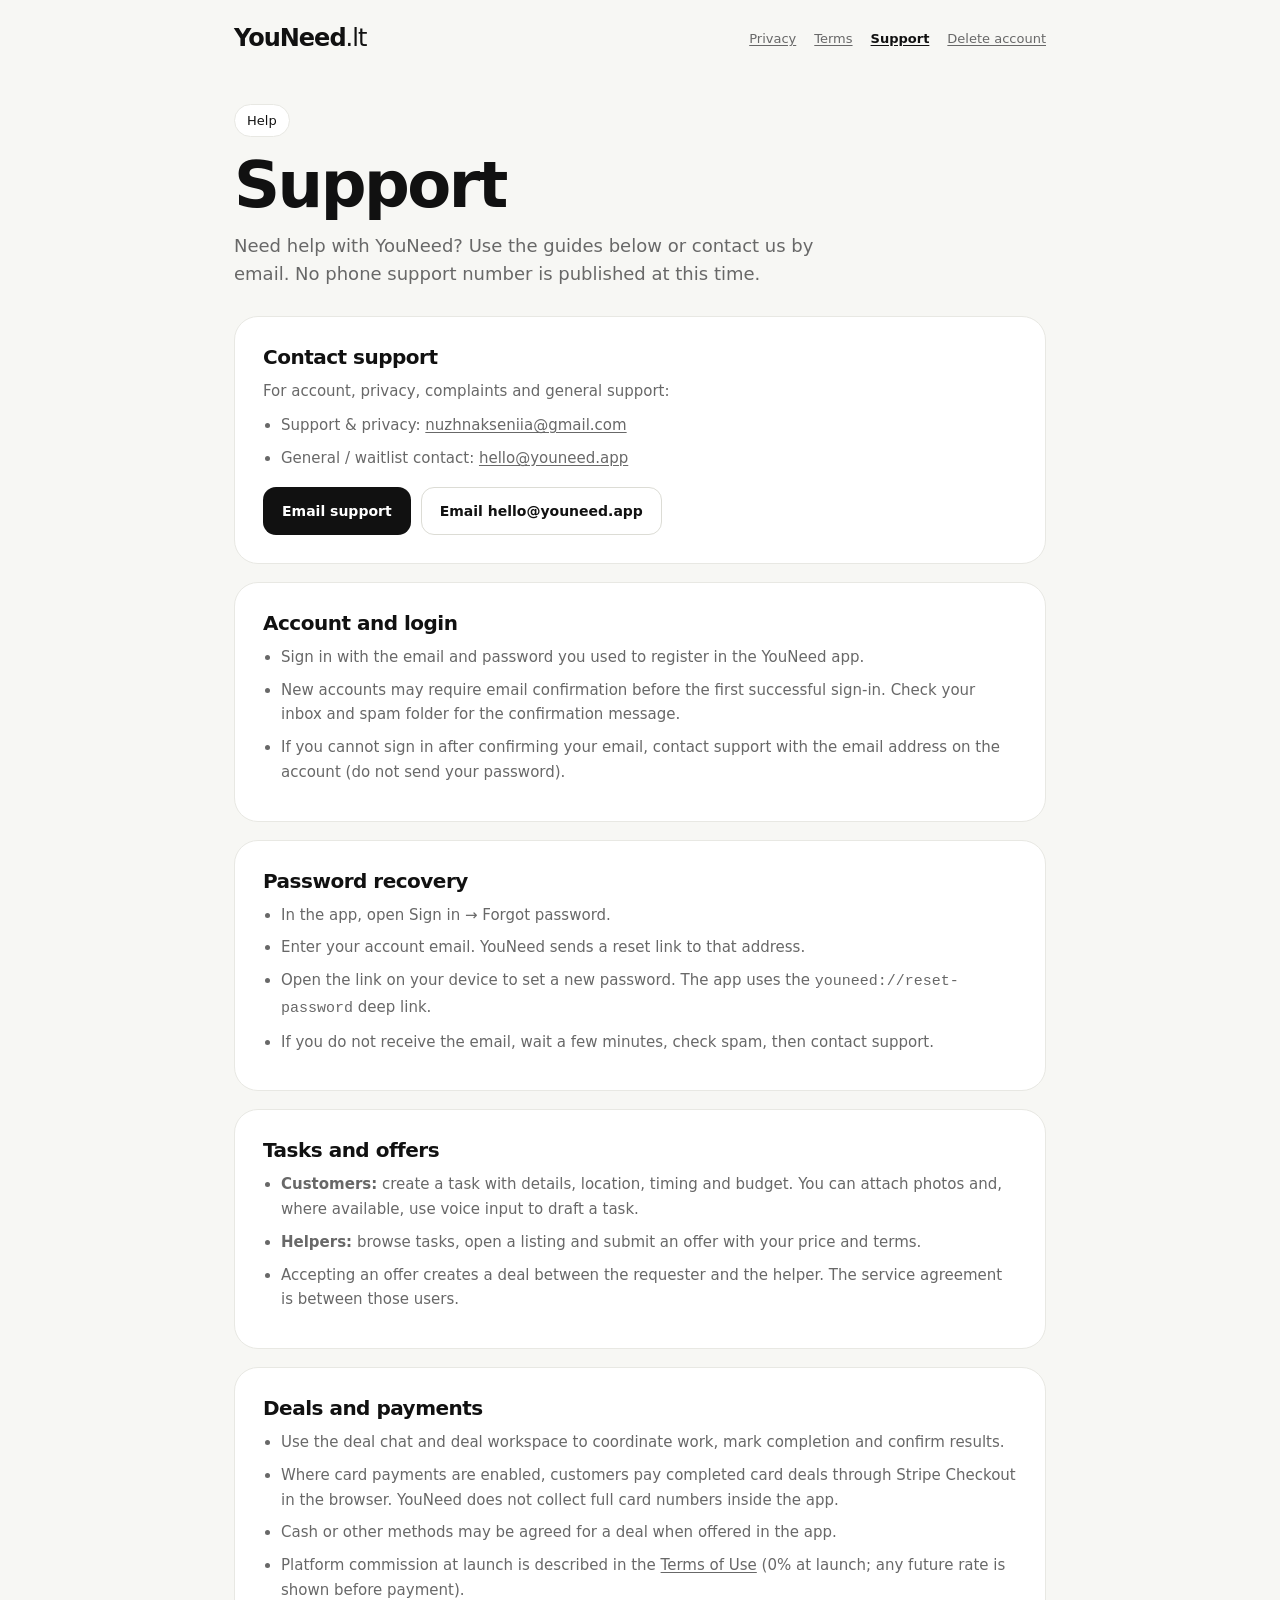
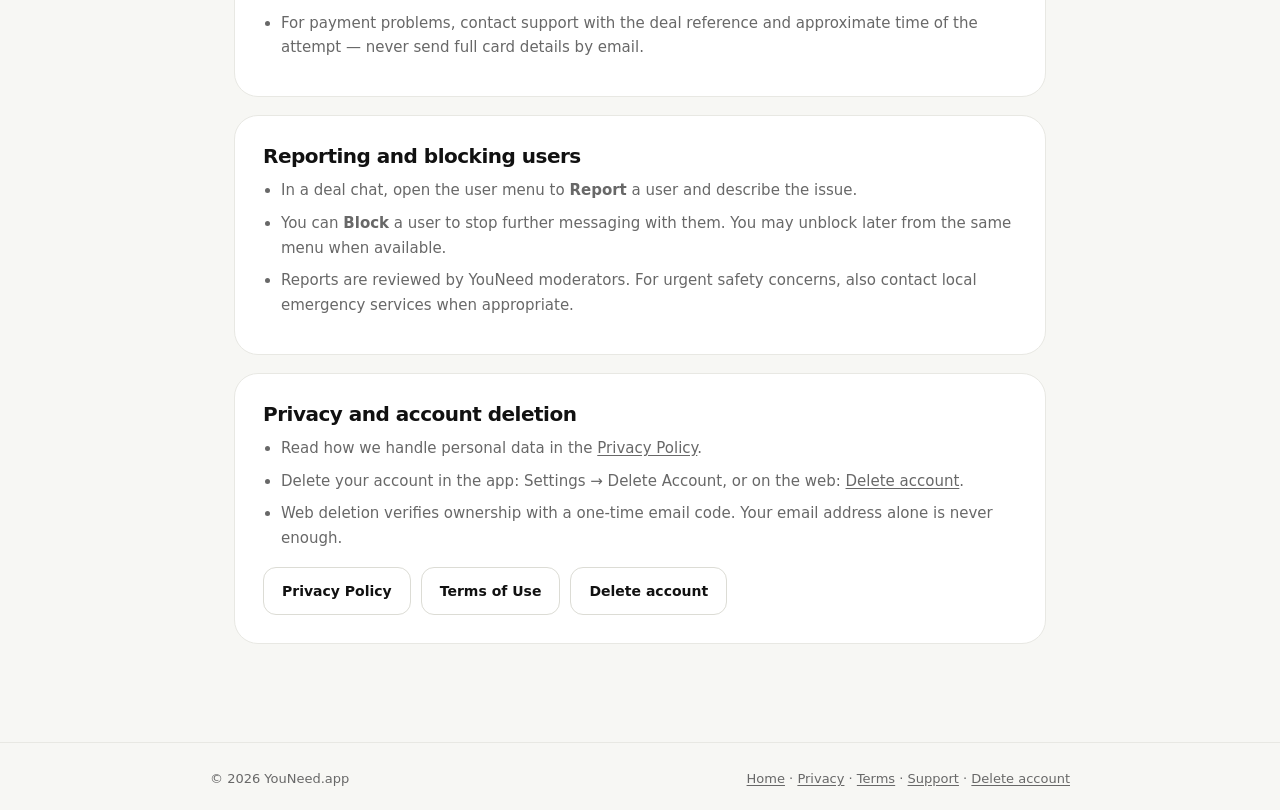
<file: support.html>
<!doctype html>
<html lang="en">
<head>
<meta charset="utf-8">
<meta name="viewport" content="width=device-width, initial-scale=1">
<title>Support — YouNeed</title>
<meta name="description" content="YouNeed support: account help, password recovery, tasks, deals, payments, reporting, privacy and account deletion.">
<meta name="robots" content="index,follow">
<link rel="canonical" href="https://www.youneed.lt/support">
<style>
:root{--bg:#f7f7f4;--ink:#111;--muted:#686868;--card:#fff;--line:#e8e8e3}
*{box-sizing:border-box}
body{margin:0;font-family:Inter,ui-sans-serif,system-ui,-apple-system,BlinkMacSystemFont,"Segoe UI",sans-serif;background:var(--bg);color:var(--ink)}
a{color:inherit}
a:not(.logo):not(.btn){text-decoration:underline;text-underline-offset:2px}
.nav{height:76px;display:flex;align-items:center;justify-content:space-between;max-width:860px;margin:auto;padding:0 24px;gap:16px}
.logo{font-size:24px;font-weight:800;letter-spacing:-1px;text-decoration:none}.logo span{font-weight:400}
.navlinks{display:flex;flex-wrap:wrap;gap:14px 18px;font-size:13px;justify-content:flex-end}
.navlinks a{text-decoration:none;color:var(--muted)}
.navlinks a[aria-current="page"]{color:var(--ink);font-weight:700}
main{max-width:860px;margin:0 auto;padding:28px 24px 80px}
.badge{display:inline-flex;padding:8px 12px;border:1px solid var(--line);border-radius:999px;background:#fff;font-size:13px;margin-bottom:18px}
h1{font-size:clamp(40px,6vw,64px);line-height:.95;letter-spacing:-2.5px;margin:0 0 16px}
.lead{font-size:18px;line-height:1.55;color:var(--muted);max-width:640px;margin:0 0 28px}
.panel{background:var(--card);border:1px solid var(--line);border-radius:24px;padding:28px;margin:0 0 18px}
.panel h2{font-size:20px;letter-spacing:-0.5px;margin:0 0 10px}
.panel p,.panel li{color:var(--muted);font-size:15px;line-height:1.65}
.panel p{margin:0}
.panel ul{margin:10px 0 0;padding-left:18px}
.panel li{margin:8px 0}
.cta{display:flex;flex-wrap:wrap;gap:10px;margin-top:16px}
.btn{display:inline-flex;align-items:center;justify-content:center;min-height:48px;padding:14px 18px;border-radius:13px;font-weight:700;font-size:14px;border:1px solid transparent;text-decoration:none}
.primary{background:#111;color:#fff}
.secondary{border:1px solid #dcdcd5;background:#fff;color:var(--ink)}
footer{border-top:1px solid var(--line);padding:28px 24px;color:var(--muted);font-size:13px}
.foot{max-width:860px;margin:auto;display:flex;justify-content:space-between;gap:20px;flex-wrap:wrap}
.foot a{text-decoration:none}
.foot a:hover{text-decoration:underline}
@media(max-width:800px){
  .nav{height:auto;min-height:76px;padding:16px 24px;flex-direction:column;align-items:flex-start}
  .navlinks{justify-content:flex-start}
  .panel{padding:22px 18px;border-radius:20px}
  h1{letter-spacing:-1.8px}
  .btn{width:100%}
}
</style>
</head>
<body>
<header class="nav">
  <a class="logo" href="/">YouNeed<span>.lt</span></a>
  <nav class="navlinks" aria-label="Legal">
    <a href="/privacy">Privacy</a>
    <a href="/terms">Terms</a>
    <a href="/support" aria-current="page">Support</a>
    <a href="/delete-account">Delete account</a>
  </nav>
</header>

<main>
  <div class="badge">Help</div>
  <h1>Support</h1>
  <p class="lead">Need help with YouNeed? Use the guides below or contact us by email. No phone support number is published at this time.</p>

  <section class="panel">
    <h2>Contact support</h2>
    <p>For account, privacy, complaints and general support:</p>
    <ul>
      <li>Support &amp; privacy: <a href="mailto:nuzhnakseniia@gmail.com">nuzhnakseniia@gmail.com</a></li>
      <li>General / waitlist contact: <a href="mailto:hello@youneed.app">hello@youneed.app</a></li>
    </ul>
    <div class="cta">
      <a class="btn primary" href="mailto:nuzhnakseniia@gmail.com">Email support</a>
      <a class="btn secondary" href="mailto:hello@youneed.app">Email hello@youneed.app</a>
    </div>
  </section>

  <section class="panel">
    <h2>Account and login</h2>
    <ul>
      <li>Sign in with the email and password you used to register in the YouNeed app.</li>
      <li>New accounts may require email confirmation before the first successful sign-in. Check your inbox and spam folder for the confirmation message.</li>
      <li>If you cannot sign in after confirming your email, contact support with the email address on the account (do not send your password).</li>
    </ul>
  </section>

  <section class="panel">
    <h2>Password recovery</h2>
    <ul>
      <li>In the app, open Sign in → Forgot password.</li>
      <li>Enter your account email. YouNeed sends a reset link to that address.</li>
      <li>Open the link on your device to set a new password. The app uses the <code>youneed://reset-password</code> deep link.</li>
      <li>If you do not receive the email, wait a few minutes, check spam, then contact support.</li>
    </ul>
  </section>

  <section class="panel">
    <h2>Tasks and offers</h2>
    <ul>
      <li><strong>Customers:</strong> create a task with details, location, timing and budget. You can attach photos and, where available, use voice input to draft a task.</li>
      <li><strong>Helpers:</strong> browse tasks, open a listing and submit an offer with your price and terms.</li>
      <li>Accepting an offer creates a deal between the requester and the helper. The service agreement is between those users.</li>
    </ul>
  </section>

  <section class="panel">
    <h2>Deals and payments</h2>
    <ul>
      <li>Use the deal chat and deal workspace to coordinate work, mark completion and confirm results.</li>
      <li>Where card payments are enabled, customers pay completed card deals through Stripe Checkout in the browser. YouNeed does not collect full card numbers inside the app.</li>
      <li>Cash or other methods may be agreed for a deal when offered in the app.</li>
      <li>Platform commission at launch is described in the <a href="/terms">Terms of Use</a> (0% at launch; any future rate is shown before payment).</li>
      <li>For payment problems, contact support with the deal reference and approximate time of the attempt — never send full card details by email.</li>
    </ul>
  </section>

  <section class="panel">
    <h2>Reporting and blocking users</h2>
    <ul>
      <li>In a deal chat, open the user menu to <strong>Report</strong> a user and describe the issue.</li>
      <li>You can <strong>Block</strong> a user to stop further messaging with them. You may unblock later from the same menu when available.</li>
      <li>Reports are reviewed by YouNeed moderators. For urgent safety concerns, also contact local emergency services when appropriate.</li>
    </ul>
  </section>

  <section class="panel">
    <h2>Privacy and account deletion</h2>
    <ul>
      <li>Read how we handle personal data in the <a href="/privacy">Privacy Policy</a>.</li>
      <li>Delete your account in the app: Settings → Delete Account, or on the web: <a href="/delete-account">Delete account</a>.</li>
      <li>Web deletion verifies ownership with a one-time email code. Your email address alone is never enough.</li>
    </ul>
    <div class="cta">
      <a class="btn secondary" href="/privacy">Privacy Policy</a>
      <a class="btn secondary" href="/terms">Terms of Use</a>
      <a class="btn secondary" href="/delete-account">Delete account</a>
    </div>
  </section>
</main>

<footer>
  <div class="foot">
    <span>© 2026 YouNeed.app</span>
    <span>
      <a href="/">Home</a> ·
      <a href="/privacy">Privacy</a> ·
      <a href="/terms">Terms</a> ·
      <a href="/support">Support</a> ·
      <a href="/delete-account">Delete account</a>
    </span>
  </div>
</footer>
</body>
</html>
</file>
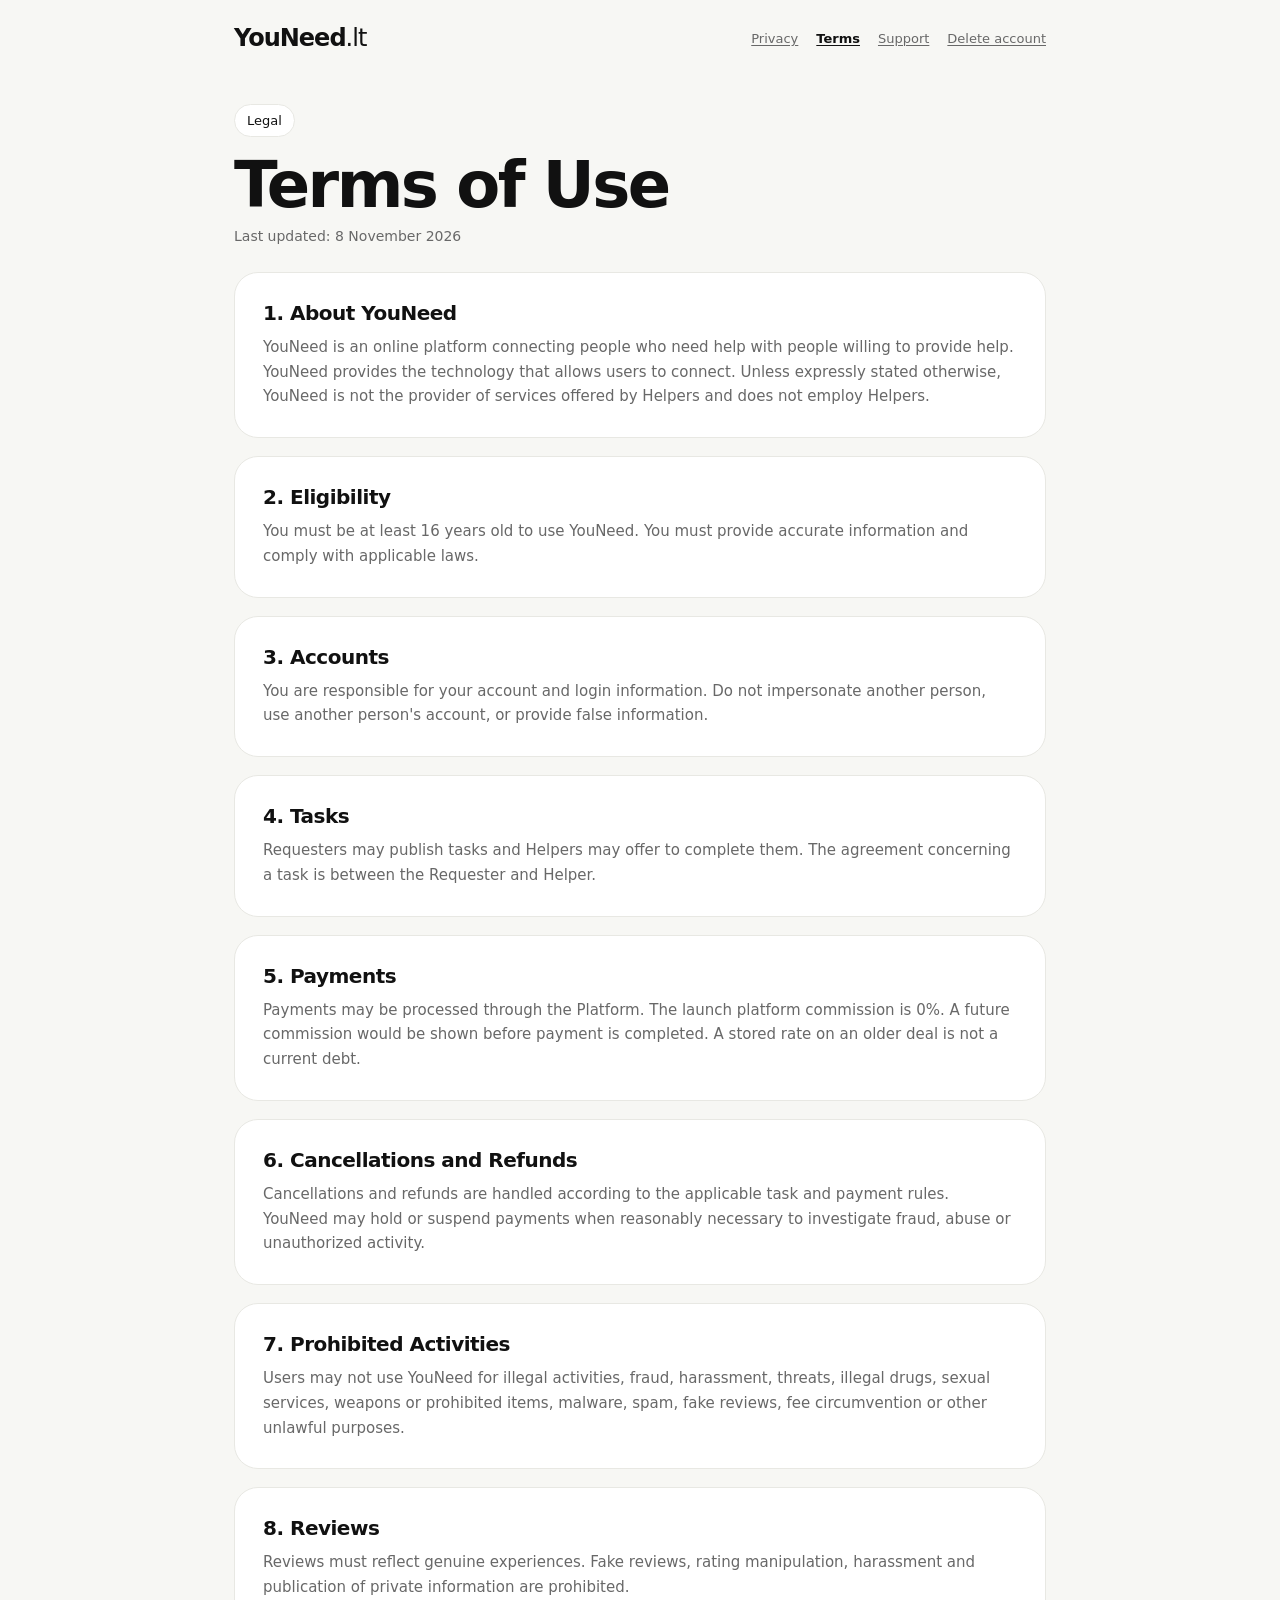
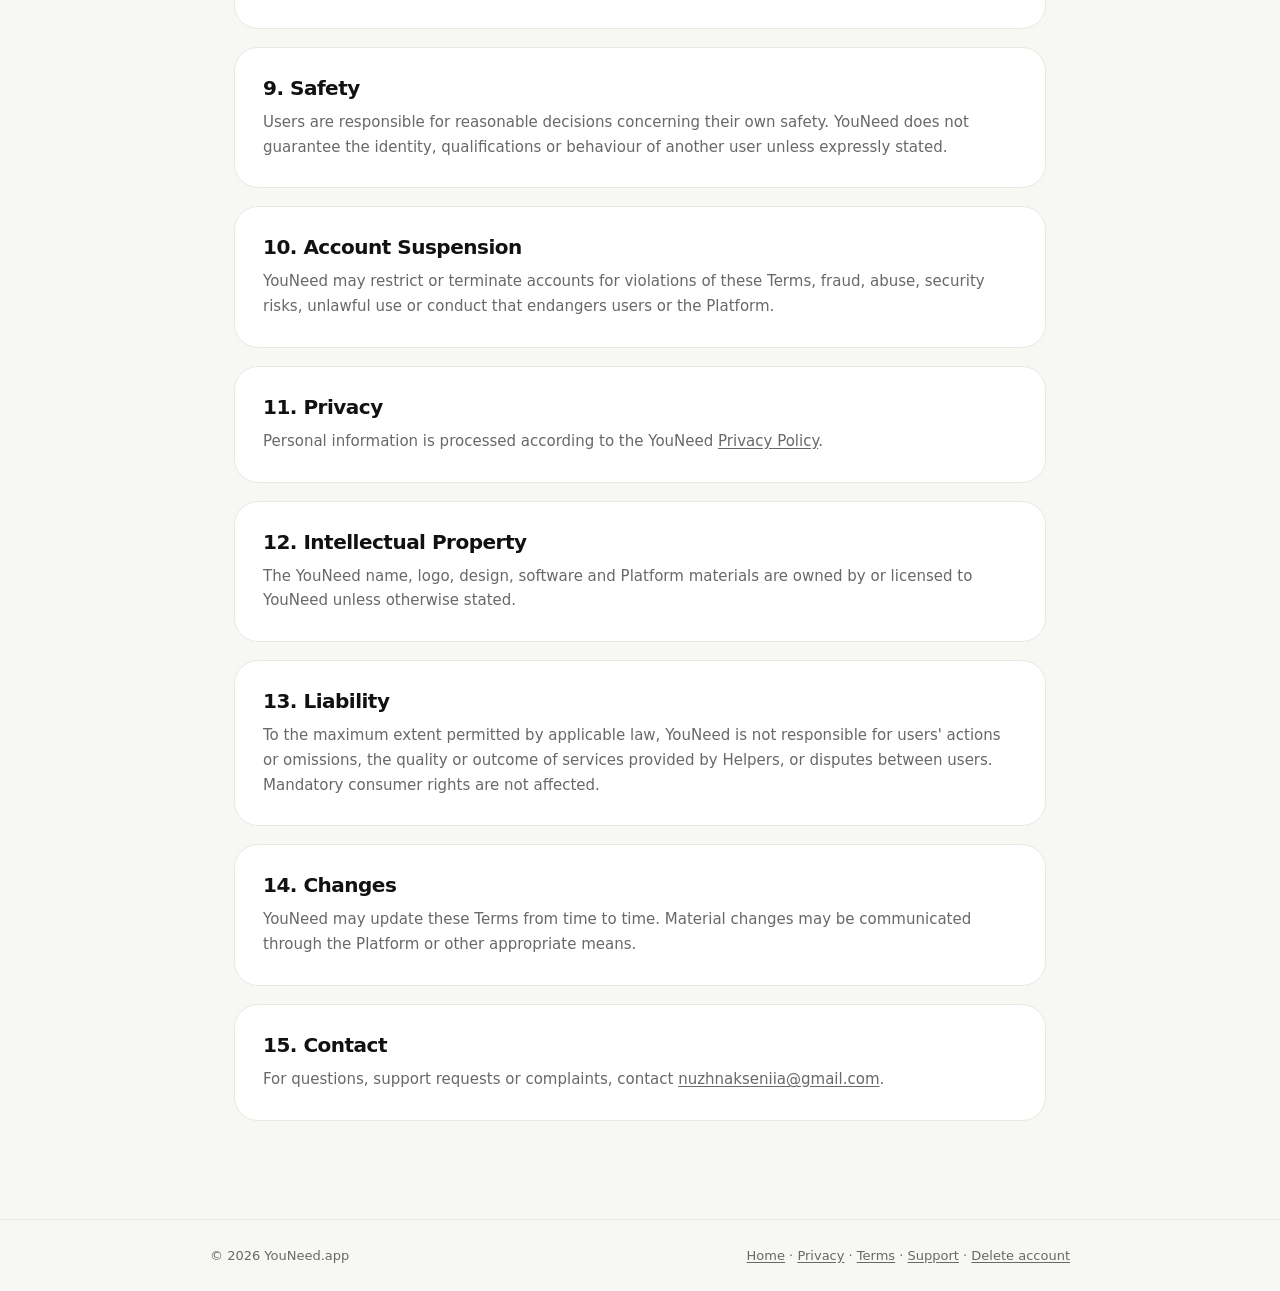
<file: terms.html>
<!doctype html>
<html lang="en">
<head>
<meta charset="utf-8">
<meta name="viewport" content="width=device-width, initial-scale=1">
<title>Terms of Use — YouNeed</title>
<meta name="description" content="YouNeed Terms of Use. Rules for using the YouNeed platform.">
<meta name="robots" content="index,follow">
<link rel="canonical" href="https://www.youneed.lt/terms">
<style>
:root{--bg:#f7f7f4;--ink:#111;--muted:#686868;--card:#fff;--line:#e8e8e3}
*{box-sizing:border-box}
body{margin:0;font-family:Inter,ui-sans-serif,system-ui,-apple-system,BlinkMacSystemFont,"Segoe UI",sans-serif;background:var(--bg);color:var(--ink)}
a{color:inherit}
a:not(.logo):not(.btn){text-decoration:underline;text-underline-offset:2px}
.nav{height:76px;display:flex;align-items:center;justify-content:space-between;max-width:860px;margin:auto;padding:0 24px;gap:16px}
.logo{font-size:24px;font-weight:800;letter-spacing:-1px;text-decoration:none}.logo span{font-weight:400}
.navlinks{display:flex;flex-wrap:wrap;gap:14px 18px;font-size:13px;justify-content:flex-end}
.navlinks a{text-decoration:none;color:var(--muted)}
.navlinks a[aria-current="page"]{color:var(--ink);font-weight:700}
main{max-width:860px;margin:0 auto;padding:28px 24px 80px}
.badge{display:inline-flex;padding:8px 12px;border:1px solid var(--line);border-radius:999px;background:#fff;font-size:13px;margin-bottom:18px}
h1{font-size:clamp(40px,6vw,64px);line-height:.95;letter-spacing:-2.5px;margin:0 0 12px}
.date{font-size:14px;color:var(--muted);margin:0 0 28px}
.panel{background:var(--card);border:1px solid var(--line);border-radius:24px;padding:28px;margin:0 0 18px}
.panel h2{font-size:20px;letter-spacing:-0.5px;margin:0 0 10px}
.panel p{color:var(--muted);font-size:15px;line-height:1.65;margin:0}
footer{border-top:1px solid var(--line);padding:28px 24px;color:var(--muted);font-size:13px}
.foot{max-width:860px;margin:auto;display:flex;justify-content:space-between;gap:20px;flex-wrap:wrap}
.foot a{text-decoration:none}
.foot a:hover{text-decoration:underline}
@media(max-width:800px){
  .nav{height:auto;min-height:76px;padding:16px 24px;flex-direction:column;align-items:flex-start}
  .navlinks{justify-content:flex-start}
  .panel{padding:22px 18px;border-radius:20px}
  h1{letter-spacing:-1.8px}
}
</style>
</head>
<body>
<header class="nav">
  <a class="logo" href="/">YouNeed<span>.lt</span></a>
  <nav class="navlinks" aria-label="Legal">
    <a href="/privacy">Privacy</a>
    <a href="/terms" aria-current="page">Terms</a>
    <a href="/support">Support</a>
    <a href="/delete-account">Delete account</a>
  </nav>
</header>

<main>
  <div class="badge">Legal</div>
  <h1>Terms of Use</h1>
  <p class="date">Last updated: 8 November 2026</p>

  <section class="panel">
    <h2>1. About YouNeed</h2>
    <p>YouNeed is an online platform connecting people who need help with people willing to provide help. YouNeed provides the technology that allows users to connect. Unless expressly stated otherwise, YouNeed is not the provider of services offered by Helpers and does not employ Helpers.</p>
  </section>

  <section class="panel">
    <h2>2. Eligibility</h2>
    <p>You must be at least 16 years old to use YouNeed. You must provide accurate information and comply with applicable laws.</p>
  </section>

  <section class="panel">
    <h2>3. Accounts</h2>
    <p>You are responsible for your account and login information. Do not impersonate another person, use another person's account, or provide false information.</p>
  </section>

  <section class="panel">
    <h2>4. Tasks</h2>
    <p>Requesters may publish tasks and Helpers may offer to complete them. The agreement concerning a task is between the Requester and Helper.</p>
  </section>

  <section class="panel">
    <h2>5. Payments</h2>
    <p>Payments may be processed through the Platform. The launch platform commission is 0%. A future commission would be shown before payment is completed. A stored rate on an older deal is not a current debt.</p>
  </section>

  <section class="panel">
    <h2>6. Cancellations and Refunds</h2>
    <p>Cancellations and refunds are handled according to the applicable task and payment rules. YouNeed may hold or suspend payments when reasonably necessary to investigate fraud, abuse or unauthorized activity.</p>
  </section>

  <section class="panel">
    <h2>7. Prohibited Activities</h2>
    <p>Users may not use YouNeed for illegal activities, fraud, harassment, threats, illegal drugs, sexual services, weapons or prohibited items, malware, spam, fake reviews, fee circumvention or other unlawful purposes.</p>
  </section>

  <section class="panel">
    <h2>8. Reviews</h2>
    <p>Reviews must reflect genuine experiences. Fake reviews, rating manipulation, harassment and publication of private information are prohibited.</p>
  </section>

  <section class="panel">
    <h2>9. Safety</h2>
    <p>Users are responsible for reasonable decisions concerning their own safety. YouNeed does not guarantee the identity, qualifications or behaviour of another user unless expressly stated.</p>
  </section>

  <section class="panel">
    <h2>10. Account Suspension</h2>
    <p>YouNeed may restrict or terminate accounts for violations of these Terms, fraud, abuse, security risks, unlawful use or conduct that endangers users or the Platform.</p>
  </section>

  <section class="panel">
    <h2>11. Privacy</h2>
    <p>Personal information is processed according to the YouNeed <a href="/privacy">Privacy Policy</a>.</p>
  </section>

  <section class="panel">
    <h2>12. Intellectual Property</h2>
    <p>The YouNeed name, logo, design, software and Platform materials are owned by or licensed to YouNeed unless otherwise stated.</p>
  </section>

  <section class="panel">
    <h2>13. Liability</h2>
    <p>To the maximum extent permitted by applicable law, YouNeed is not responsible for users' actions or omissions, the quality or outcome of services provided by Helpers, or disputes between users. Mandatory consumer rights are not affected.</p>
  </section>

  <section class="panel">
    <h2>14. Changes</h2>
    <p>YouNeed may update these Terms from time to time. Material changes may be communicated through the Platform or other appropriate means.</p>
  </section>

  <section class="panel">
    <h2>15. Contact</h2>
    <p>For questions, support requests or complaints, contact <a href="mailto:nuzhnakseniia@gmail.com">nuzhnakseniia@gmail.com</a>.</p>
  </section>
</main>

<footer>
  <div class="foot">
    <span>© 2026 YouNeed.app</span>
    <span>
      <a href="/">Home</a> ·
      <a href="/privacy">Privacy</a> ·
      <a href="/terms">Terms</a> ·
      <a href="/support">Support</a> ·
      <a href="/delete-account">Delete account</a>
    </span>
  </div>
</footer>
</body>
</html>
</file>
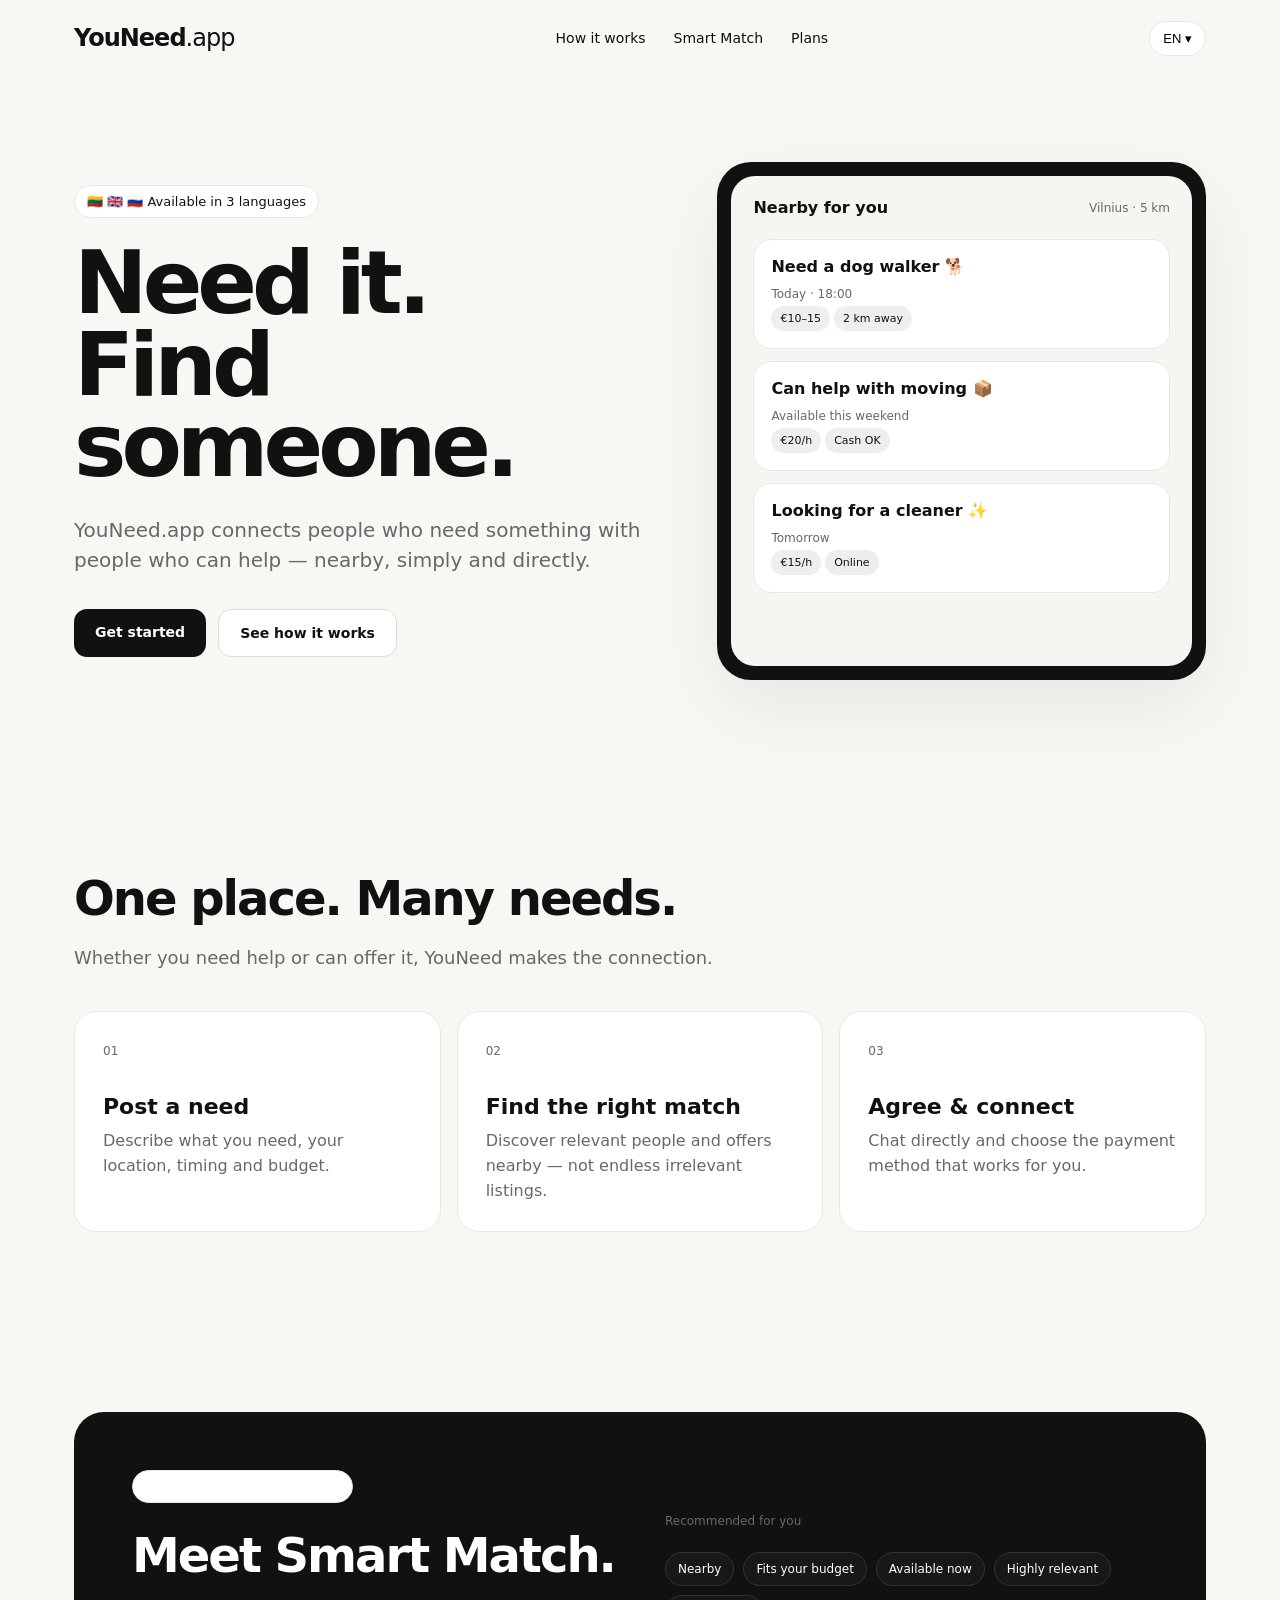
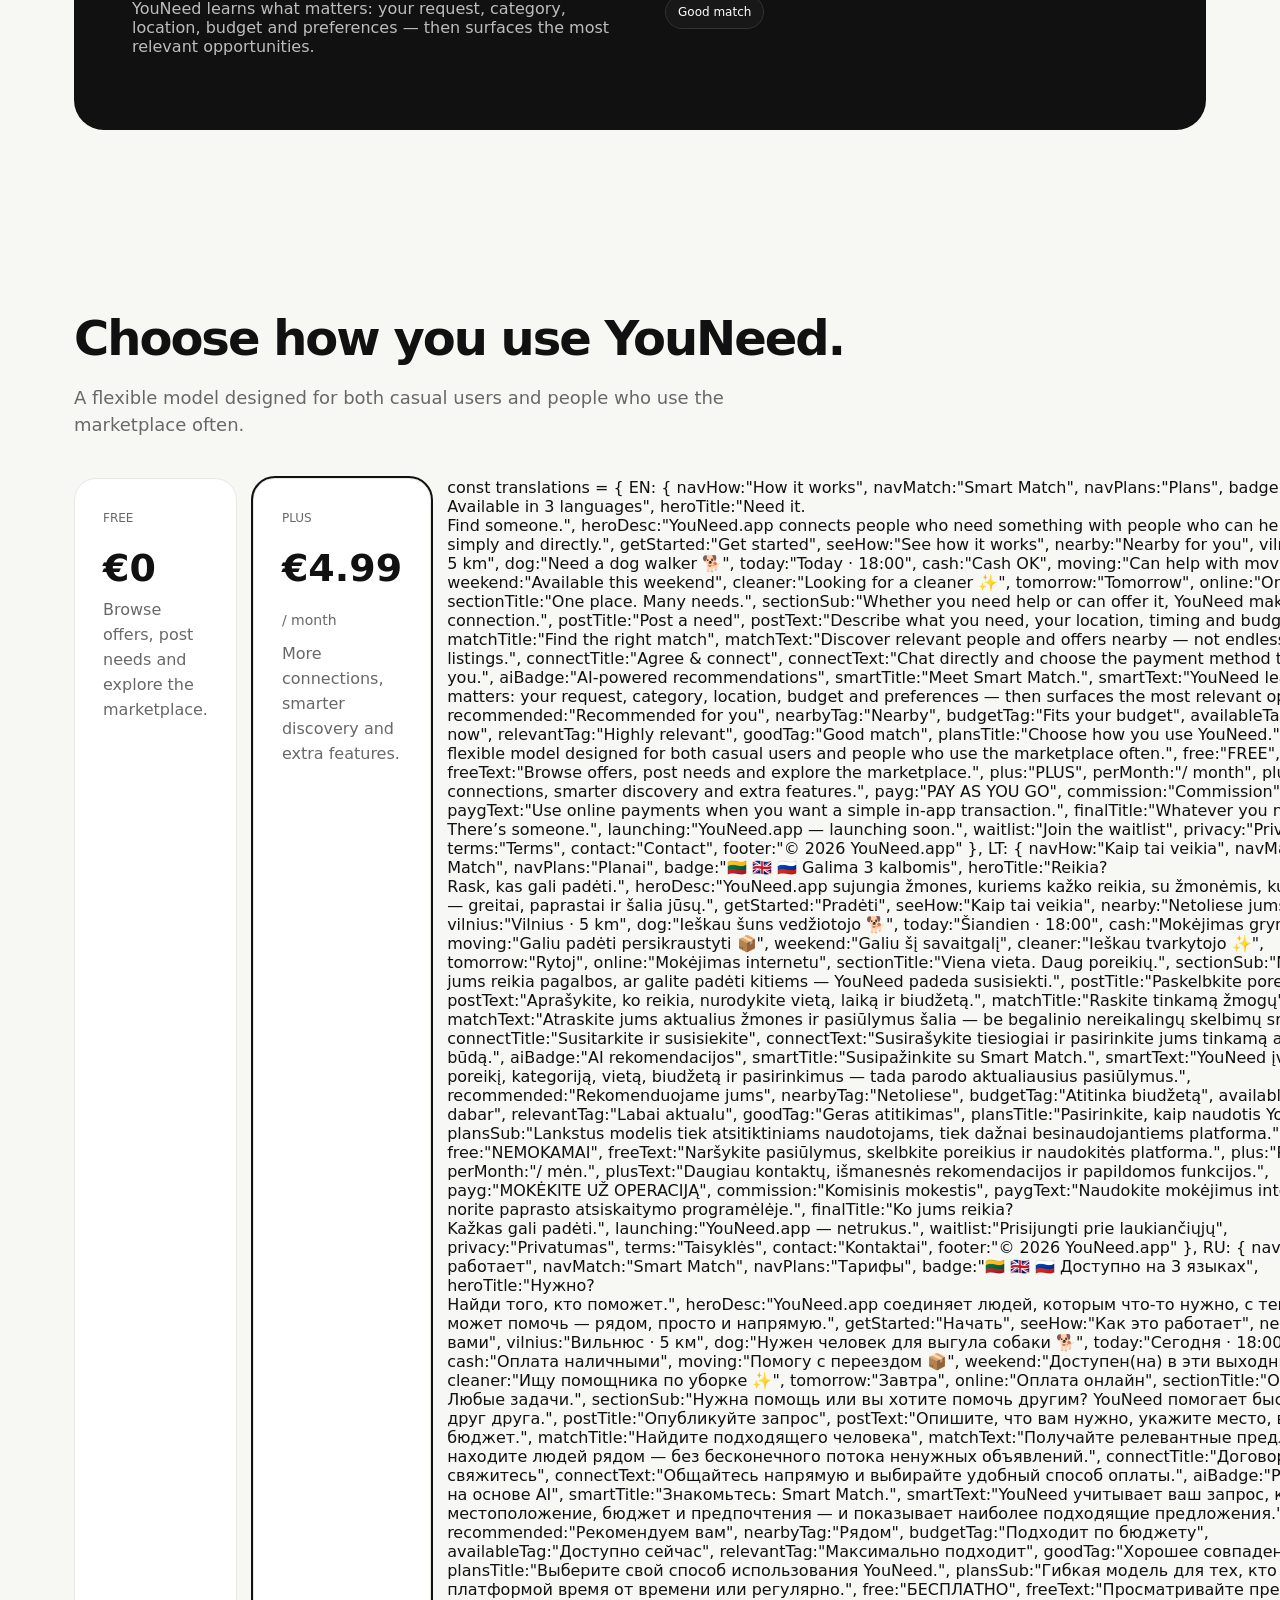
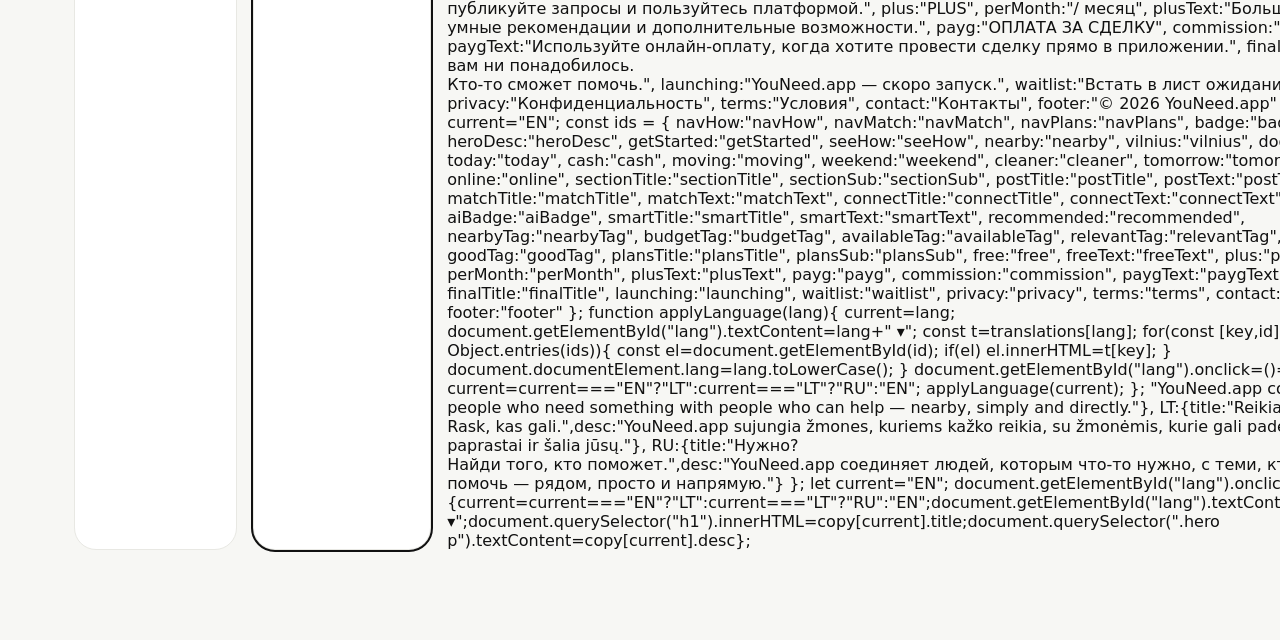
<file: youneed_landing.html>
<!doctype html>
<html lang="en">
<head>
<meta charset="utf-8">
<meta name="viewport" content="width=device-width, initial-scale=1">
<title>YouNeed.app — Need it. Find someone.</title>
<meta name="description" content="YouNeed.app connects people who need something with people who can help. Find nearby offers with Smart Match.">
<style>
:root{--bg:#f7f7f4;--ink:#111;--muted:#686868;--card:#fff;--line:#e8e8e3;--accent:#111}
*{box-sizing:border-box}body{margin:0;font-family:Inter,ui-sans-serif,system-ui,-apple-system,BlinkMacSystemFont,"Segoe UI",sans-serif;background:var(--bg);color:var(--ink)}
a{text-decoration:none;color:inherit}.nav{height:76px;display:flex;align-items:center;justify-content:space-between;max-width:1180px;margin:auto;padding:0 24px}
.logo{font-size:24px;font-weight:800;letter-spacing:-1px}.logo span{font-weight:400}
.navlinks{display:flex;gap:28px;font-size:14px}.lang{border:1px solid var(--line);background:white;border-radius:999px;padding:9px 13px;font-size:13px}
.hero{max-width:1180px;margin:0 auto;padding:86px 24px 100px;display:grid;grid-template-columns:1.08fr .92fr;gap:70px;align-items:center}
.badge{display:inline-flex;padding:8px 12px;border:1px solid var(--line);border-radius:999px;background:#fff;font-size:13px;margin-bottom:24px}
h1{font-size:clamp(52px,7vw,88px);line-height:.93;letter-spacing:-5px;margin:0 0 28px;max-width:760px}
.hero p{font-size:20px;line-height:1.5;color:var(--muted);max-width:610px}
.cta{display:flex;gap:12px;margin-top:34px;flex-wrap:wrap}.btn{padding:15px 21px;border-radius:13px;font-weight:700;font-size:14px}.primary{background:#111;color:#fff}.secondary{border:1px solid #dcdcd5;background:#fff}
.mock{background:#111;border-radius:34px;padding:14px;box-shadow:0 28px 80px #0001}.phone{background:#f5f5f2;border-radius:24px;padding:22px;min-height:490px}.top{display:flex;justify-content:space-between;align-items:center;margin-bottom:22px}.tiny{font-size:12px;color:var(--muted)}.request{background:#fff;border-radius:18px;padding:17px;margin:12px 0;border:1px solid var(--line)}.request b{display:block;margin-bottom:7px}.pill{display:inline-block;padding:6px 9px;border-radius:99px;background:#eee;font-size:11px;margin:4px 4px 0 0}
.section{max-width:1180px;margin:auto;padding:90px 24px}.section h2{font-size:48px;letter-spacing:-2px;margin:0 0 15px}.sub{color:var(--muted);font-size:18px;line-height:1.5;max-width:650px}
.grid{display:grid;grid-template-columns:repeat(3,1fr);gap:16px;margin-top:40px}.card{background:var(--card);border:1px solid var(--line);border-radius:22px;padding:28px;min-height:210px}.num{font-size:12px;color:var(--muted)}.card h3{font-size:22px;margin:35px 0 10px}.card p{color:var(--muted);line-height:1.55;margin:0}
.match{background:#111;color:#fff;border-radius:30px;padding:58px;display:grid;grid-template-columns:1fr 1fr;gap:50px;align-items:center}.match p{color:#bdbdbd}.match .tag{border:1px solid #333;background:#181818}.tags{display:flex;flex-wrap:wrap;gap:9px;margin-top:24px}.tag{padding:9px 12px;border-radius:999px;font-size:12px}
.pricing .card{min-height:250px}.price{font-size:38px;font-weight:800;margin:20px 0 8px}.price small{font-size:14px;font-weight:500;color:var(--muted)}.featured{outline:2px solid #111}
.final{padding:110px 24px;text-align:center}.final h2{font-size:clamp(42px,6vw,70px);letter-spacing:-3px;margin:0 auto 20px}.final p{color:var(--muted);font-size:18px}
footer{border-top:1px solid var(--line);padding:28px 24px;color:var(--muted);font-size:13px}.foot{max-width:1180px;margin:auto;display:flex;justify-content:space-between;gap:20px}
@media(max-width:800px){.navlinks{display:none}.hero{grid-template-columns:1fr;padding-top:55px}.hero h1{letter-spacing:-3px}.grid{grid-template-columns:1fr}.match{grid-template-columns:1fr;padding:35px 26px}.section h2{font-size:38px}.foot{flex-direction:column}}
</style>
</head>
<body>
<header class="nav">
  <div class="logo">YouNeed<span>.app</span></div>
  <nav class="navlinks"><a id="navHow" href="#how">How it works</a><a id="navMatch" href="#match">Smart Match</a><a id="navPlans" href="#pricing">Plans</a></nav>
  <button class="lang" id="lang">EN ▾</button>
</header>

<main>
<section class="hero">
  <div>
    <div class="badge" id="badge">🇱🇹 🇬🇧 🇷🇺 Available in 3 languages</div>
    <h1>Need it.<br>Find someone.</h1>
    <p id="heroDesc">YouNeed.app connects people who need something with people who can help — nearby, simply and directly.</p>
    <div class="cta"><a class="btn primary" id="getStarted" href="#join">Get started</a><a class="btn secondary" id="seeHow" href="#how">See how it works</a></div>
  </div>
  <div class="mock">
    <div class="phone">
      <div class="top"><b id="nearby">Nearby for you</b><span class="tiny" id="vilnius">Vilnius · 5 km</span></div>
      <div class="request"><b id="dog">Need a dog walker 🐕</b><span class="tiny" id="today">Today · 18:00</span><div><span class="pill">€10–15</span><span class="pill">2 km away</span></div></div>
      <div class="request"><b id="moving">Can help with moving 📦</b><span class="tiny" id="weekend">Available this weekend</span><div><span class="pill">€20/h</span><span class="pill" id="cash">Cash OK</span></div></div>
      <div class="request"><b id="cleaner">Looking for a cleaner ✨</b><span class="tiny" id="tomorrow">Tomorrow</span><div><span class="pill">€15/h</span><span class="pill" id="online">Online</span></div></div>
    </div>
  </div>
</section>

<section class="section" id="how">
  <h2 id="sectionTitle">One place. Many needs.</h2><p class="sub" id="sectionSub">Whether you need help or can offer it, YouNeed makes the connection.</p>
  <div class="grid">
    <div class="card"><span class="num">01</span><h3 id="postTitle">Post a need</h3><p id="postText">Describe what you need, your location, timing and budget.</p></div>
    <div class="card"><span class="num">02</span><h3 id="matchTitle">Find the right match</h3><p id="matchText">Discover relevant people and offers nearby — not endless irrelevant listings.</p></div>
    <div class="card"><span class="num">03</span><h3 id="connectTitle">Agree & connect</h3><p id="connectText">Chat directly and choose the payment method that works for you.</p></div>
  </div>
</section>

<section class="section" id="match">
  <div class="match">
    <div><span class="badge" id="aiBadge">AI-powered recommendations</span><h2 id="smartTitle">Meet Smart Match.</h2><p id="smartText">YouNeed learns what matters: your request, category, location, budget and preferences — then surfaces the most relevant opportunities.</p></div>
    <div><div class="tiny" id="recommended">Recommended for you</div><div class="tags"><span class="tag" id="nearbyTag">Nearby</span><span class="tag" id="budgetTag">Fits your budget</span><span class="tag" id="availableTag">Available now</span><span class="tag" id="relevantTag">Highly relevant</span><span class="tag" id="goodTag">Good match</span></div></div>
  </div>
</section>

<section class="section pricing" id="pricing">
  <h2 id="plansTitle">Choose how you use YouNeed.</h2><p class="sub" id="plansSub">A flexible model designed for both casual users and people who use the marketplace often.</p>
  <div class="grid">
    <div class="card"><span class="num" id="free">FREE</span><div class="price">€0</div><p id="freeText">Browse offers, post needs and explore the marketplace.</p></div>
    <div class="card featured"><span class="num" id="plus">PLUS</span><div class="price">€4.99 <small id="perMonth">/ month</small></div><p id="plusText">More connections, smarter discovery and extra features.</p></div>
    <div<script>
const translations = {
  EN: {
    navHow:"How it works", navMatch:"Smart Match", navPlans:"Plans",
    badge:"🇱🇹 🇬🇧 🇷🇺 Available in 3 languages",
    heroTitle:"Need it.<br>Find someone.",
    heroDesc:"YouNeed.app connects people who need something with people who can help — nearby, simply and directly.",
    getStarted:"Get started", seeHow:"See how it works",
    nearby:"Nearby for you", vilnius:"Vilnius · 5 km",
    dog:"Need a dog walker 🐕", today:"Today · 18:00", cash:"Cash OK",
    moving:"Can help with moving 📦", weekend:"Available this weekend",
    cleaner:"Looking for a cleaner ✨", tomorrow:"Tomorrow",
    online:"Online",
    sectionTitle:"One place. Many needs.",
    sectionSub:"Whether you need help or can offer it, YouNeed makes the connection.",
    postTitle:"Post a need", postText:"Describe what you need, your location, timing and budget.",
    matchTitle:"Find the right match", matchText:"Discover relevant people and offers nearby — not endless irrelevant listings.",
    connectTitle:"Agree & connect", connectText:"Chat directly and choose the payment method that works for you.",
    aiBadge:"AI-powered recommendations", smartTitle:"Meet Smart Match.",
    smartText:"YouNeed learns what matters: your request, category, location, budget and preferences — then surfaces the most relevant opportunities.",
    recommended:"Recommended for you", nearbyTag:"Nearby", budgetTag:"Fits your budget", availableTag:"Available now", relevantTag:"Highly relevant", goodTag:"Good match",
    plansTitle:"Choose how you use YouNeed.", plansSub:"A flexible model designed for both casual users and people who use the marketplace often.",
    free:"FREE", freeText:"Browse offers, post needs and explore the marketplace.",
    plus:"PLUS", perMonth:"/ month", plusText:"More connections, smarter discovery and extra features.",
    payg:"PAY AS YOU GO", commission:"Commission", paygText:"Use online payments when you want a simple in-app transaction.",
    finalTitle:"Whatever you need.<br>There’s someone.", launching:"YouNeed.app — launching soon.", waitlist:"Join the waitlist",
    privacy:"Privacy", terms:"Terms", contact:"Contact", footer:"© 2026 YouNeed.app"
  },
  LT: {
    navHow:"Kaip tai veikia", navMatch:"Smart Match", navPlans:"Planai",
    badge:"🇱🇹 🇬🇧 🇷🇺 Galima 3 kalbomis",
    heroTitle:"Reikia?<br>Rask, kas gali padėti.",
    heroDesc:"YouNeed.app sujungia žmones, kuriems kažko reikia, su žmonėmis, kurie gali padėti — greitai, paprastai ir šalia jūsų.",
    getStarted:"Pradėti", seeHow:"Kaip tai veikia",
    nearby:"Netoliese jums", vilnius:"Vilnius · 5 km",
    dog:"Ieškau šuns vedžiotojo 🐕", today:"Šiandien · 18:00", cash:"Mokėjimas grynais",
    moving:"Galiu padėti persikraustyti 📦", weekend:"Galiu šį savaitgalį",
    cleaner:"Ieškau tvarkytojo ✨", tomorrow:"Rytoj",
    online:"Mokėjimas internetu",
    sectionTitle:"Viena vieta. Daug poreikių.",
    sectionSub:"Nesvarbu, ar jums reikia pagalbos, ar galite padėti kitiems — YouNeed padeda susisiekti.",
    postTitle:"Paskelbkite poreikį", postText:"Aprašykite, ko reikia, nurodykite vietą, laiką ir biudžetą.",
    matchTitle:"Raskite tinkamą žmogų", matchText:"Atraskite jums aktualius žmones ir pasiūlymus šalia — be begalinio nereikalingų skelbimų srauto.",
    connectTitle:"Susitarkite ir susisiekite", connectText:"Susirašykite tiesiogiai ir pasirinkite jums tinkamą atsiskaitymo būdą.",
    aiBadge:"AI rekomendacijos", smartTitle:"Susipažinkite su Smart Match.",
    smartText:"YouNeed įvertina jūsų poreikį, kategoriją, vietą, biudžetą ir pasirinkimus — tada parodo aktualiausius pasiūlymus.",
    recommended:"Rekomenduojame jums", nearbyTag:"Netoliese", budgetTag:"Atitinka biudžetą", availableTag:"Galima dabar", relevantTag:"Labai aktualu", goodTag:"Geras atitikimas",
    plansTitle:"Pasirinkite, kaip naudotis YouNeed.", plansSub:"Lankstus modelis tiek atsitiktiniams naudotojams, tiek dažnai besinaudojantiems platforma.",
    free:"NEMOKAMAI", freeText:"Naršykite pasiūlymus, skelbkite poreikius ir naudokitės platforma.",
    plus:"PLUS", perMonth:"/ mėn.", plusText:"Daugiau kontaktų, išmanesnės rekomendacijos ir papildomos funkcijos.",
    payg:"MOKĖKITE UŽ OPERACIJĄ", commission:"Komisinis mokestis", paygText:"Naudokite mokėjimus internetu, kai norite paprasto atsiskaitymo programėlėje.",
    finalTitle:"Ko jums reikia?<br>Kažkas gali padėti.", launching:"YouNeed.app — netrukus.", waitlist:"Prisijungti prie laukiančiųjų",
    privacy:"Privatumas", terms:"Taisyklės", contact:"Kontaktai", footer:"© 2026 YouNeed.app"
  },
  RU: {
    navHow:"Как это работает", navMatch:"Smart Match", navPlans:"Тарифы",
    badge:"🇱🇹 🇬🇧 🇷🇺 Доступно на 3 языках",
    heroTitle:"Нужно?<br>Найди того, кто поможет.",
    heroDesc:"YouNeed.app соединяет людей, которым что-то нужно, с теми, кто может помочь — рядом, просто и напрямую.",
    getStarted:"Начать", seeHow:"Как это работает",
    nearby:"Рядом с вами", vilnius:"Вильнюс · 5 км",
    dog:"Нужен человек для выгула собаки 🐕", today:"Сегодня · 18:00", cash:"Оплата наличными",
    moving:"Помогу с переездом 📦", weekend:"Доступен(на) в эти выходные",
    cleaner:"Ищу помощника по уборке ✨", tomorrow:"Завтра",
    online:"Оплата онлайн",
    sectionTitle:"Одно место. Любые задачи.",
    sectionSub:"Нужна помощь или вы хотите помочь другим? YouNeed помогает быстро найти друг друга.",
    postTitle:"Опубликуйте запрос", postText:"Опишите, что вам нужно, укажите место, время и бюджет.",
    matchTitle:"Найдите подходящего человека", matchText:"Получайте релевантные предложения и находите людей рядом — без бесконечного потока ненужных объявлений.",
    connectTitle:"Договоритесь и свяжитесь", connectText:"Общайтесь напрямую и выбирайте удобный способ оплаты.",
    aiBadge:"Рекомендации на основе AI", smartTitle:"Знакомьтесь: Smart Match.",
    smartText:"YouNeed учитывает ваш запрос, категорию, местоположение, бюджет и предпочтения — и показывает наиболее подходящие предложения.",
    recommended:"Рекомендуем вам", nearbyTag:"Рядом", budgetTag:"Подходит по бюджету", availableTag:"Доступно сейчас", relevantTag:"Максимально подходит", goodTag:"Хорошее совпадение",
    plansTitle:"Выберите свой способ использования YouNeed.", plansSub:"Гибкая модель для тех, кто пользуется платформой время от времени или регулярно.",
    free:"БЕСПЛАТНО", freeText:"Просматривайте предложения, публикуйте запросы и пользуйтесь платформой.",
    plus:"PLUS", perMonth:"/ месяц", plusText:"Больше контактов, умные рекомендации и дополнительные возможности.",
    payg:"ОПЛАТА ЗА СДЕЛКУ", commission:"Комиссия", paygText:"Используйте онлайн-оплату, когда хотите провести сделку прямо в приложении.",
    finalTitle:"Что бы вам ни понадобилось.<br>Кто-то сможет помочь.", launching:"YouNeed.app — скоро запуск.", waitlist:"Встать в лист ожидания",
    privacy:"Конфиденциальность", terms:"Условия", contact:"Контакты", footer:"© 2026 YouNeed.app"
  }
};

let current="EN";
const ids = {
  navHow:"navHow", navMatch:"navMatch", navPlans:"navPlans", badge:"badge",
  heroDesc:"heroDesc", getStarted:"getStarted", seeHow:"seeHow",
  nearby:"nearby", vilnius:"vilnius", dog:"dog", today:"today", cash:"cash",
  moving:"moving", weekend:"weekend", cleaner:"cleaner", tomorrow:"tomorrow", online:"online",
  sectionTitle:"sectionTitle", sectionSub:"sectionSub", postTitle:"postTitle", postText:"postText",
  matchTitle:"matchTitle", matchText:"matchText", connectTitle:"connectTitle", connectText:"connectText",
  aiBadge:"aiBadge", smartTitle:"smartTitle", smartText:"smartText", recommended:"recommended",
  nearbyTag:"nearbyTag", budgetTag:"budgetTag", availableTag:"availableTag", relevantTag:"relevantTag", goodTag:"goodTag",
  plansTitle:"plansTitle", plansSub:"plansSub", free:"free", freeText:"freeText",
  plus:"plus", perMonth:"perMonth", plusText:"plusText", payg:"payg", commission:"commission", paygText:"paygText",
  finalTitle:"finalTitle", launching:"launching", waitlist:"waitlist", privacy:"privacy", terms:"terms", contact:"contact", footer:"footer"
};
function applyLanguage(lang){
  current=lang;
  document.getElementById("lang").textContent=lang+" ▾";
  const t=translations[lang];
  for(const [key,id] of Object.entries(ids)){
    const el=document.getElementById(id);
    if(el) el.innerHTML=t[key];
  }
  document.documentElement.lang=lang.toLowerCase();
}
document.getElementById("lang").onclick=()=>{
  current=current==="EN"?"LT":current==="LT"?"RU":"EN";
  applyLanguage(current);
};
</script>"YouNeed.app connects people who need something with people who can help — nearby, simply and directly."},
 LT:{title:"Reikia?<br>Rask, kas gali.",desc:"YouNeed.app sujungia žmones, kuriems kažko reikia, su žmonėmis, kurie gali padėti — greitai, paprastai ir šalia jūsų."},
 RU:{title:"Нужно?<br>Найди того, кто поможет.",desc:"YouNeed.app соединяет людей, которым что-то нужно, с теми, кто может помочь — рядом, просто и напрямую."}
};
let current="EN";
document.getElementById("lang").onclick=()=>{current=current==="EN"?"LT":current==="LT"?"RU":"EN";document.getElementById("lang").textContent=current+" ▾";document.querySelector("h1").innerHTML=copy[current].title;document.querySelector(".hero p").textContent=copy[current].desc};
</script>
</body>
</html>
</file>
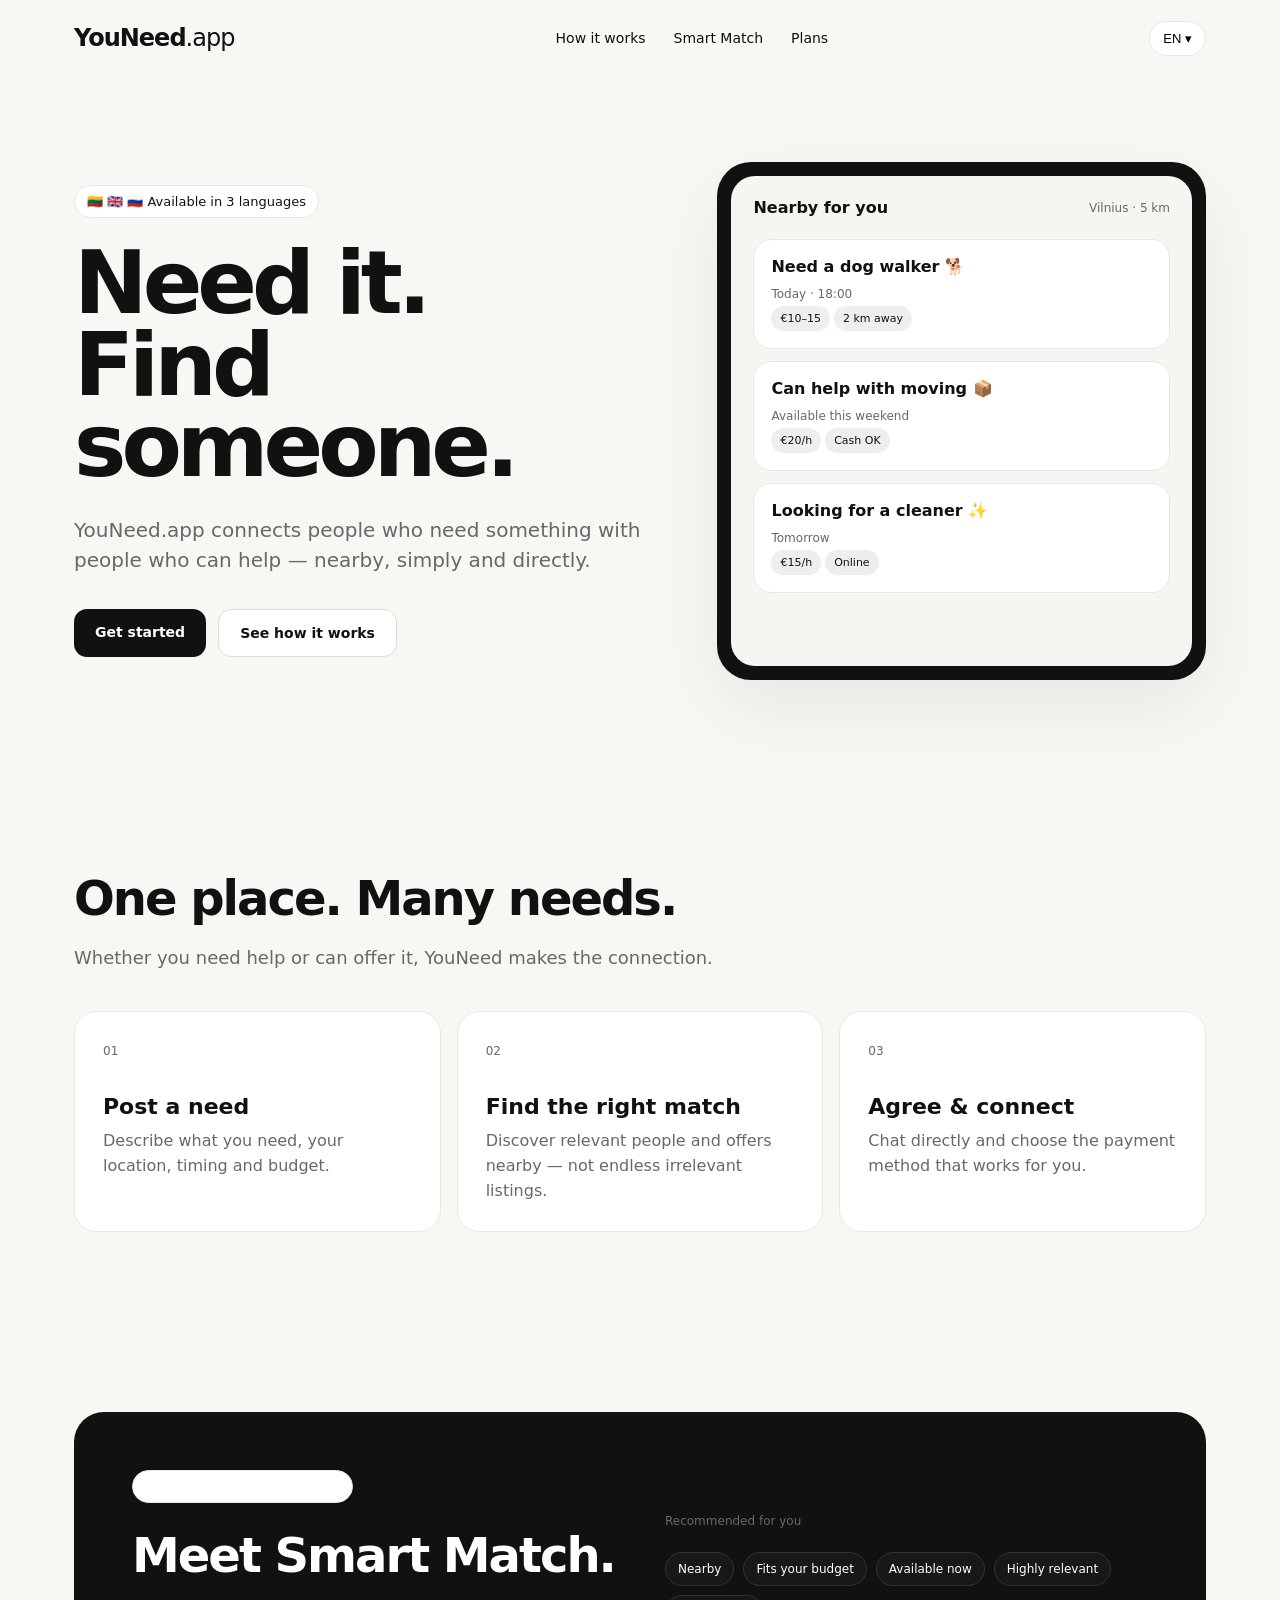
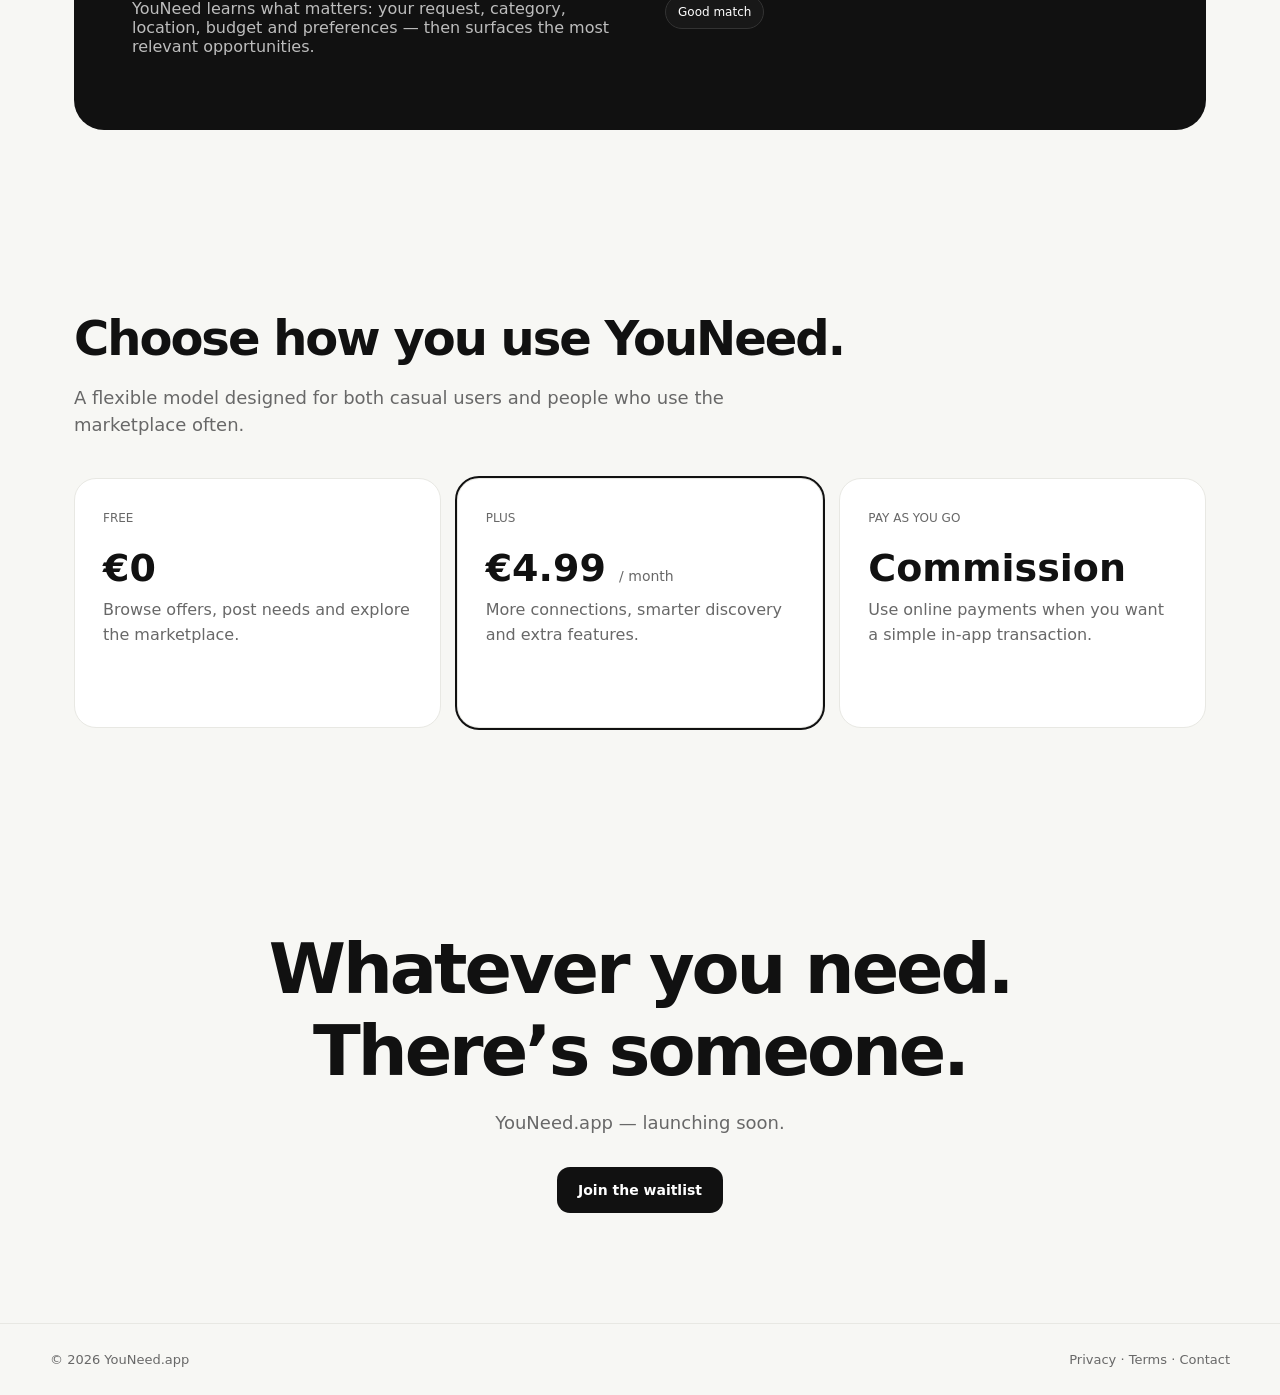
<file: youneed_landing_fixed.html>
<!doctype html>
<html lang="en">
<head>
<meta charset="utf-8">
<meta name="viewport" content="width=device-width, initial-scale=1">
<title>YouNeed.app — Need it. Find someone.</title>
<meta name="description" content="YouNeed.app connects people who need something with people who can help. Find nearby offers with Smart Match.">
<style>
:root{--bg:#f7f7f4;--ink:#111;--muted:#686868;--card:#fff;--line:#e8e8e3;--accent:#111}
*{box-sizing:border-box}body{margin:0;font-family:Inter,ui-sans-serif,system-ui,-apple-system,BlinkMacSystemFont,"Segoe UI",sans-serif;background:var(--bg);color:var(--ink)}
a{text-decoration:none;color:inherit}.nav{height:76px;display:flex;align-items:center;justify-content:space-between;max-width:1180px;margin:auto;padding:0 24px}
.logo{font-size:24px;font-weight:800;letter-spacing:-1px}.logo span{font-weight:400}
.navlinks{display:flex;gap:28px;font-size:14px}.lang{border:1px solid var(--line);background:white;border-radius:999px;padding:9px 13px;font-size:13px}
.hero{max-width:1180px;margin:0 auto;padding:86px 24px 100px;display:grid;grid-template-columns:1.08fr .92fr;gap:70px;align-items:center}
.badge{display:inline-flex;padding:8px 12px;border:1px solid var(--line);border-radius:999px;background:#fff;font-size:13px;margin-bottom:24px}
h1{font-size:clamp(52px,7vw,88px);line-height:.93;letter-spacing:-5px;margin:0 0 28px;max-width:760px}
.hero p{font-size:20px;line-height:1.5;color:var(--muted);max-width:610px}
.cta{display:flex;gap:12px;margin-top:34px;flex-wrap:wrap}.btn{padding:15px 21px;border-radius:13px;font-weight:700;font-size:14px}.primary{background:#111;color:#fff}.secondary{border:1px solid #dcdcd5;background:#fff}
.mock{background:#111;border-radius:34px;padding:14px;box-shadow:0 28px 80px #0001}.phone{background:#f5f5f2;border-radius:24px;padding:22px;min-height:490px}.top{display:flex;justify-content:space-between;align-items:center;margin-bottom:22px}.tiny{font-size:12px;color:var(--muted)}.request{background:#fff;border-radius:18px;padding:17px;margin:12px 0;border:1px solid var(--line)}.request b{display:block;margin-bottom:7px}.pill{display:inline-block;padding:6px 9px;border-radius:99px;background:#eee;font-size:11px;margin:4px 4px 0 0}
.section{max-width:1180px;margin:auto;padding:90px 24px}.section h2{font-size:48px;letter-spacing:-2px;margin:0 0 15px}.sub{color:var(--muted);font-size:18px;line-height:1.5;max-width:650px}
.grid{display:grid;grid-template-columns:repeat(3,1fr);gap:16px;margin-top:40px}.card{background:var(--card);border:1px solid var(--line);border-radius:22px;padding:28px;min-height:210px}.num{font-size:12px;color:var(--muted)}.card h3{font-size:22px;margin:35px 0 10px}.card p{color:var(--muted);line-height:1.55;margin:0}
.match{background:#111;color:#fff;border-radius:30px;padding:58px;display:grid;grid-template-columns:1fr 1fr;gap:50px;align-items:center}.match p{color:#bdbdbd}.match .tag{border:1px solid #333;background:#181818}.tags{display:flex;flex-wrap:wrap;gap:9px;margin-top:24px}.tag{padding:9px 12px;border-radius:999px;font-size:12px}
.pricing .card{min-height:250px}.price{font-size:38px;font-weight:800;margin:20px 0 8px}.price small{font-size:14px;font-weight:500;color:var(--muted)}.featured{outline:2px solid #111}
.final{padding:110px 24px;text-align:center}.final h2{font-size:clamp(42px,6vw,70px);letter-spacing:-3px;margin:0 auto 20px}.final p{color:var(--muted);font-size:18px}
footer{border-top:1px solid var(--line);padding:28px 24px;color:var(--muted);font-size:13px}.foot{max-width:1180px;margin:auto;display:flex;justify-content:space-between;gap:20px}
@media(max-width:800px){.navlinks{display:none}.hero{grid-template-columns:1fr;padding-top:55px}.hero h1{letter-spacing:-3px}.grid{grid-template-columns:1fr}.match{grid-template-columns:1fr;padding:35px 26px}.section h2{font-size:38px}.foot{flex-direction:column}}
</style>
</head>
<body>
<header class="nav">
  <div class="logo">YouNeed<span>.app</span></div>
  <nav class="navlinks"><a id="navHow" href="#how">How it works</a><a id="navMatch" href="#match">Smart Match</a><a id="navPlans" href="#pricing">Plans</a></nav>
  <button class="lang" id="lang">EN ▾</button>
</header>

<main>
<section class="hero">
  <div>
    <div class="badge" id="badge">🇱🇹 🇬🇧 🇷🇺 Available in 3 languages</div>
    <h1 id="heroTitle">Need it.<br>Find someone.</h1>
    <p id="heroDesc">YouNeed.app connects people who need something with people who can help — nearby, simply and directly.</p>
    <div class="cta"><a class="btn primary" id="getStarted" href="#join">Get started</a><a class="btn secondary" id="seeHow" href="#how">See how it works</a></div>
  </div>
  <div class="mock">
    <div class="phone">
      <div class="top"><b id="nearby">Nearby for you</b><span class="tiny" id="vilnius">Vilnius · 5 km</span></div>
      <div class="request"><b id="dog">Need a dog walker 🐕</b><span class="tiny" id="today">Today · 18:00</span><div><span class="pill">€10–15</span><span class="pill">2 km away</span></div></div>
      <div class="request"><b id="moving">Can help with moving 📦</b><span class="tiny" id="weekend">Available this weekend</span><div><span class="pill">€20/h</span><span class="pill" id="cash">Cash OK</span></div></div>
      <div class="request"><b id="cleaner">Looking for a cleaner ✨</b><span class="tiny" id="tomorrow">Tomorrow</span><div><span class="pill">€15/h</span><span class="pill" id="online">Online</span></div></div>
    </div>
  </div>
</section>

<section class="section" id="how">
  <h2 id="sectionTitle">One place. Many needs.</h2><p class="sub" id="sectionSub">Whether you need help or can offer it, YouNeed makes the connection.</p>
  <div class="grid">
    <div class="card"><span class="num">01</span><h3 id="postTitle">Post a need</h3><p id="postText">Describe what you need, your location, timing and budget.</p></div>
    <div class="card"><span class="num">02</span><h3 id="matchTitle">Find the right match</h3><p id="matchText">Discover relevant people and offers nearby — not endless irrelevant listings.</p></div>
    <div class="card"><span class="num">03</span><h3 id="connectTitle">Agree & connect</h3><p id="connectText">Chat directly and choose the payment method that works for you.</p></div>
  </div>
</section>

<section class="section" id="match">
  <div class="match">
    <div><span class="badge" id="aiBadge">AI-powered recommendations</span><h2 id="smartTitle">Meet Smart Match.</h2><p id="smartText">YouNeed learns what matters: your request, category, location, budget and preferences — then surfaces the most relevant opportunities.</p></div>
    <div><div class="tiny" id="recommended">Recommended for you</div><div class="tags"><span class="tag" id="nearbyTag">Nearby</span><span class="tag" id="budgetTag">Fits your budget</span><span class="tag" id="availableTag">Available now</span><span class="tag" id="relevantTag">Highly relevant</span><span class="tag" id="goodTag">Good match</span></div></div>
  </div>
</section>

<section class="section pricing" id="pricing">
  <h2 id="plansTitle">Choose how you use YouNeed.</h2><p class="sub" id="plansSub">A flexible model designed for both casual users and people who use the marketplace often.</p>
  <div class="grid">
    <div class="card"><span class="num" id="free">FREE</span><div class="price">€0</div><p id="freeText">Browse offers, post needs and explore the marketplace.</p></div>
    <div class="card featured"><span class="num" id="plus">PLUS</span><div class="price">€4.99 <small id="perMonth">/ month</small></div><p id="plusText">More connections, smarter discovery and extra features.</p></div>
    <div class="card"><span class="num" id="payg">PAY AS YOU GO</span><div class="price" id="commission">Commission</div><p id="paygText">Use online payments when you want a simple in-app transaction.</p></div>
  </div>
</section>

<section class="final" id="join">
  <h2 id="finalTitle">Whatever you need.<br>There’s someone.</h2>
  <p id="launching">YouNeed.app — launching soon.</p>
  <div class="cta" style="justify-content:center"><a class="btn primary" id="waitlist" href="mailto:hello@youneed.app">Join the waitlist</a></div>
</section>
</main>

<footer><div class="foot"><span id="footer">© 2026 YouNeed.app</span><span><a id="privacy" href="#">Privacy</a> · <a id="terms" href="#">Terms</a> · <a id="contact" href="mailto:hello@youneed.app">Contact</a></span></div></footer>

<script>
const translations = {
  EN: {
    navHow:"How it works", navMatch:"Smart Match", navPlans:"Plans",
    badge:"🇱🇹 🇬🇧 🇷🇺 Available in 3 languages",
    heroTitle:"Need it.<br>Find someone.",
    heroDesc:"YouNeed.app connects people who need something with people who can help — nearby, simply and directly.",
    getStarted:"Get started", seeHow:"See how it works",
    nearby:"Nearby for you", vilnius:"Vilnius · 5 km",
    dog:"Need a dog walker 🐕", today:"Today · 18:00", cash:"Cash OK",
    moving:"Can help with moving 📦", weekend:"Available this weekend",
    cleaner:"Looking for a cleaner ✨", tomorrow:"Tomorrow",
    online:"Online",
    sectionTitle:"One place. Many needs.",
    sectionSub:"Whether you need help or can offer it, YouNeed makes the connection.",
    postTitle:"Post a need", postText:"Describe what you need, your location, timing and budget.",
    matchTitle:"Find the right match", matchText:"Discover relevant people and offers nearby — not endless irrelevant listings.",
    connectTitle:"Agree & connect", connectText:"Chat directly and choose the payment method that works for you.",
    aiBadge:"AI-powered recommendations", smartTitle:"Meet Smart Match.",
    smartText:"YouNeed learns what matters: your request, category, location, budget and preferences — then surfaces the most relevant opportunities.",
    recommended:"Recommended for you", nearbyTag:"Nearby", budgetTag:"Fits your budget", availableTag:"Available now", relevantTag:"Highly relevant", goodTag:"Good match",
    plansTitle:"Choose how you use YouNeed.", plansSub:"A flexible model designed for both casual users and people who use the marketplace often.",
    free:"FREE", freeText:"Browse offers, post needs and explore the marketplace.",
    plus:"PLUS", perMonth:"/ month", plusText:"More connections, smarter discovery and extra features.",
    payg:"PAY AS YOU GO", commission:"Commission", paygText:"Use online payments when you want a simple in-app transaction.",
    finalTitle:"Whatever you need.<br>There’s someone.", launching:"YouNeed.app — launching soon.", waitlist:"Join the waitlist",
    privacy:"Privacy", terms:"Terms", contact:"Contact", footer:"© 2026 YouNeed.app"
  },
  LT: {
    navHow:"Kaip tai veikia", navMatch:"Smart Match", navPlans:"Planai",
    badge:"🇱🇹 🇬🇧 🇷🇺 Galima 3 kalbomis",
    heroTitle:"Reikia?<br>Rask, kas gali padėti.",
    heroDesc:"YouNeed.app sujungia žmones, kuriems kažko reikia, su žmonėmis, kurie gali padėti — greitai, paprastai ir šalia jūsų.",
    getStarted:"Pradėti", seeHow:"Kaip tai veikia",
    nearby:"Netoliese jums", vilnius:"Vilnius · 5 km",
    dog:"Ieškau šuns vedžiotojo 🐕", today:"Šiandien · 18:00", cash:"Mokėjimas grynais",
    moving:"Galiu padėti persikraustyti 📦", weekend:"Galiu šį savaitgalį",
    cleaner:"Ieškau tvarkytojo ✨", tomorrow:"Rytoj",
    online:"Mokėjimas internetu",
    sectionTitle:"Viena vieta. Daug poreikių.",
    sectionSub:"Nesvarbu, ar jums reikia pagalbos, ar galite padėti kitiems — YouNeed padeda susisiekti.",
    postTitle:"Paskelbkite poreikį", postText:"Aprašykite, ko reikia, nurodykite vietą, laiką ir biudžetą.",
    matchTitle:"Raskite tinkamą žmogų", matchText:"Atraskite jums aktualius žmones ir pasiūlymus šalia — be begalinio nereikalingų skelbimų srauto.",
    connectTitle:"Susitarkite ir susisiekite", connectText:"Susirašykite tiesiogiai ir pasirinkite jums tinkamą atsiskaitymo būdą.",
    aiBadge:"AI rekomendacijos", smartTitle:"Susipažinkite su Smart Match.",
    smartText:"YouNeed įvertina jūsų poreikį, kategoriją, vietą, biudžetą ir pasirinkimus — tada parodo aktualiausius pasiūlymus.",
    recommended:"Rekomenduojame jums", nearbyTag:"Netoliese", budgetTag:"Atitinka biudžetą", availableTag:"Galima dabar", relevantTag:"Labai aktualu", goodTag:"Geras atitikimas",
    plansTitle:"Pasirinkite, kaip naudotis YouNeed.", plansSub:"Lankstus modelis tiek atsitiktiniams naudotojams, tiek dažnai besinaudojantiems platforma.",
    free:"NEMOKAMAI", freeText:"Naršykite pasiūlymus, skelbkite poreikius ir naudokitės platforma.",
    plus:"PLUS", perMonth:"/ mėn.", plusText:"Daugiau kontaktų, išmanesnės rekomendacijos ir papildomos funkcijos.",
    payg:"MOKĖKITE UŽ OPERACIJĄ", commission:"Komisinis mokestis", paygText:"Naudokite mokėjimus internetu, kai norite paprasto atsiskaitymo programėlėje.",
    finalTitle:"Ko jums reikia?<br>Kažkas gali padėti.", launching:"YouNeed.app — netrukus.", waitlist:"Prisijungti prie laukiančiųjų",
    privacy:"Privatumas", terms:"Taisyklės", contact:"Kontaktai", footer:"© 2026 YouNeed.app"
  },
  RU: {
    navHow:"Как это работает", navMatch:"Smart Match", navPlans:"Тарифы",
    badge:"🇱🇹 🇬🇧 🇷🇺 Доступно на 3 языках",
    heroTitle:"Нужно?<br>Найди того, кто поможет.",
    heroDesc:"YouNeed.app соединяет людей, которым что-то нужно, с теми, кто может помочь — рядом, просто и напрямую.",
    getStarted:"Начать", seeHow:"Как это работает",
    nearby:"Рядом с вами", vilnius:"Вильнюс · 5 км",
    dog:"Нужен человек для выгула собаки 🐕", today:"Сегодня · 18:00", cash:"Оплата наличными",
    moving:"Помогу с переездом 📦", weekend:"Доступен(на) в эти выходные",
    cleaner:"Ищу помощника по уборке ✨", tomorrow:"Завтра",
    online:"Оплата онлайн",
    sectionTitle:"Одно место. Любые задачи.",
    sectionSub:"Нужна помощь или вы хотите помочь другим? YouNeed помогает быстро найти друг друга.",
    postTitle:"Опубликуйте запрос", postText:"Опишите, что вам нужно, укажите место, время и бюджет.",
    matchTitle:"Найдите подходящего человека", matchText:"Получайте релевантные предложения и находите людей рядом — без бесконечного потока ненужных объявлений.",
    connectTitle:"Договоритесь и свяжитесь", connectText:"Общайтесь напрямую и выбирайте удобный способ оплаты.",
    aiBadge:"Рекомендации на основе AI", smartTitle:"Знакомьтесь: Smart Match.",
    smartText:"YouNeed учитывает ваш запрос, категорию, местоположение, бюджет и предпочтения — и показывает наиболее подходящие предложения.",
    recommended:"Рекомендуем вам", nearbyTag:"Рядом", budgetTag:"Подходит по бюджету", availableTag:"Доступно сейчас", relevantTag:"Максимально подходит", goodTag:"Хорошее совпадение",
    plansTitle:"Выберите свой способ использования YouNeed.", plansSub:"Гибкая модель для тех, кто пользуется платформой время от времени или регулярно.",
    free:"БЕСПЛАТНО", freeText:"Просматривайте предложения, публикуйте запросы и пользуйтесь платформой.",
    plus:"PLUS", perMonth:"/ месяц", plusText:"Больше контактов, умные рекомендации и дополнительные возможности.",
    payg:"ОПЛАТА ЗА СДЕЛКУ", commission:"Комиссия", paygText:"Используйте онлайн-оплату, когда хотите провести сделку прямо в приложении.",
    finalTitle:"Что бы вам ни понадобилось.<br>Кто-то сможет помочь.", launching:"YouNeed.app — скоро запуск.", waitlist:"Встать в лист ожидания",
    privacy:"Конфиденциальность", terms:"Условия", contact:"Контакты", footer:"© 2026 YouNeed.app"
  }
};

let current="EN";
const ids = {
  navHow:"navHow", navMatch:"navMatch", navPlans:"navPlans", badge:"badge",
  heroTitle:"heroTitle", heroDesc:"heroDesc", getStarted:"getStarted", seeHow:"seeHow",
  nearby:"nearby", vilnius:"vilnius", dog:"dog", today:"today", cash:"cash",
  moving:"moving", weekend:"weekend", cleaner:"cleaner", tomorrow:"tomorrow", online:"online",
  sectionTitle:"sectionTitle", sectionSub:"sectionSub", postTitle:"postTitle", postText:"postText",
  matchTitle:"matchTitle", matchText:"matchText", connectTitle:"connectTitle", connectText:"connectText",
  aiBadge:"aiBadge", smartTitle:"smartTitle", smartText:"smartText", recommended:"recommended",
  nearbyTag:"nearbyTag", budgetTag:"budgetTag", availableTag:"availableTag", relevantTag:"relevantTag", goodTag:"goodTag",
  plansTitle:"plansTitle", plansSub:"plansSub", free:"free", freeText:"freeText",
  plus:"plus", perMonth:"perMonth", plusText:"plusText", payg:"payg", commission:"commission", paygText:"paygText",
  finalTitle:"finalTitle", launching:"launching", waitlist:"waitlist", privacy:"privacy", terms:"terms", contact:"contact", footer:"footer"
};
function applyLanguage(lang){
  current=lang;
  document.getElementById("lang").textContent=lang+" ▾";
  const t=translations[lang];
  for(const [key,id] of Object.entries(ids)){
    const el=document.getElementById(id);
    if(el) el.innerHTML=t[key];
  }
  document.documentElement.lang=lang.toLowerCase();
}
document.getElementById("lang").onclick=()=>{
  current=current==="EN"?"LT":current==="LT"?"RU":"EN";
  applyLanguage(current);
};
</script>
</body>
</html>
</file>
<file: admin/admin.css>
:root {
  --bg: #f3f6f4;
  --surface: #ffffff;
  --ink: #14211b;
  --muted: #5e7067;
  --line: #e3eae6;
  --forest: #0b3d2a;
  --forest-mid: #1f6b45;
  --sidebar: #0e1c16;
  --sidebar-text: #d7e6de;
  --danger: #8d2d2d;
  --warn: #8a5a12;
  --ok: #1f6b45;
  --shadow: 0 18px 50px rgba(14, 28, 22, 0.08);
}

* { box-sizing: border-box; }

html, body { margin: 0; min-height: 100%; }

body {
  font-family: Inter, ui-sans-serif, system-ui, -apple-system, BlinkMacSystemFont, "Segoe UI", sans-serif;
  background: var(--bg);
  color: var(--ink);
}

button, input, select, textarea { font: inherit; color: inherit; }

button { cursor: pointer; }

a { color: inherit; }

.auth-screen {
  min-height: 100vh;
  display: grid;
  place-items: center;
  padding: 32px 16px;
}

.auth-card {
  width: min(440px, 100%);
  background: var(--surface);
  border: 1px solid var(--line);
  border-radius: 24px;
  box-shadow: var(--shadow);
  padding: 32px;
}

.brand {
  font-size: 14px;
  font-weight: 700;
  letter-spacing: 0.08em;
  text-transform: uppercase;
  color: var(--forest-mid);
}

h1 {
  margin: 10px 0 8px;
  font-size: 34px;
  letter-spacing: -0.8px;
}

.lede { margin: 0 0 22px; color: var(--muted); line-height: 1.5; }

label { display: block; margin: 14px 0 6px; font-size: 13px; font-weight: 650; }

input, select, textarea {
  width: 100%;
  border: 1px solid var(--line);
  background: #fff;
  border-radius: 12px;
  padding: 12px 14px;
}

textarea { min-height: 96px; resize: vertical; }

.primary, .ghost, .danger {
  border-radius: 12px;
  padding: 12px 16px;
  font-weight: 700;
  border: 1px solid transparent;
}

.primary { background: var(--forest); color: #f4fbf7; }

.ghost, .danger { background: #fff; border-color: var(--line); }

.danger { color: var(--danger); }

.auth-card .primary { width: 100%; margin-top: 18px; }

.form-error:empty { display: none; }

.form-error {
  margin-top: 14px;
  padding: 12px 14px;
  border-radius: 12px;
  background: #fff4f4;
  color: var(--danger);
  font-size: 14px;
}

.banner.info {
  background: #f4f8f6;
  color: var(--muted);
}

.shell { min-height: 100vh; }

.sidebar {
  position: fixed;
  inset: 0 auto 0 0;
  width: 248px;
  height: 100vh;
  max-height: 100vh;
  min-height: 0;
  background: var(--sidebar);
  color: var(--sidebar-text);
  display: flex;
  flex-direction: column;
  padding: 22px 14px;
  overflow: hidden;
}

.sidebar-scroll {
  flex: 1 1 0;
  min-height: 0;
  display: flex;
  flex-direction: column;
  gap: 18px;
  overflow-x: hidden;
  overflow-y: auto;
  overscroll-behavior: contain;
  touch-action: pan-y;
}

.sidebar strong { color: #fff; font-size: 20px; letter-spacing: -0.4px; flex-shrink: 0; }

.sidebar strong span { color: #8fbfa6; font-weight: 500; }

.sidebar nav {
  display: flex;
  flex-direction: column;
  gap: 4px;
  flex-shrink: 0;
}

.sidebar button {
  text-align: left;
  background: transparent;
  color: var(--sidebar-text);
  border: 0;
  border-radius: 10px;
  padding: 11px 12px;
}

.sidebar button[aria-current="page"] { background: #1b3329; color: #fff; }

.sidebar .logout { margin-top: auto; flex-shrink: 0; }

.main { margin-left: 248px; padding: 28px; }

.top {
  display: flex;
  justify-content: space-between;
  gap: 16px;
  align-items: flex-end;
  margin-bottom: 18px;
}

.top h1 { margin: 0; font-size: 32px; }

.top p { margin: 6px 0 0; color: var(--muted); }

.stats, .filters, .pager, .split, .chips { display: flex; gap: 12px; flex-wrap: wrap; }

.stat, .panel, .table-wrap, .notice {
  background: var(--surface);
  border: 1px solid var(--line);
  border-radius: 16px;
}

.stat { min-width: 180px; padding: 16px 18px; flex: 1; }

.stat span, .muted { color: var(--muted); font-size: 13px; }

.stat b { display: block; margin-top: 8px; font-size: 28px; letter-spacing: -0.6px; }

.panel, .notice { padding: 16px 18px; margin-top: 14px; }

.table-wrap { margin-top: 14px; overflow: auto; }

table { width: 100%; border-collapse: collapse; min-width: 720px; }

th, td { text-align: left; padding: 12px 14px; border-bottom: 1px solid var(--line); vertical-align: top; font-size: 14px; }

th { font-size: 12px; letter-spacing: 0.04em; text-transform: uppercase; color: var(--muted); }

tr[data-id] { cursor: pointer; }

tr[aria-selected="true"] { background: #f4faf7; }

.badge {
  display: inline-flex;
  align-items: center;
  border-radius: 999px;
  padding: 4px 9px;
  font-size: 12px;
  font-weight: 700;
  background: #eef3f0;
  color: var(--ink);
}

.badge.ok { background: #e7f6ee; color: var(--ok); }
.badge.warn { background: #fff6e8; color: var(--warn); }
.badge.danger { background: #fdecec; color: var(--danger); }

.filters input, .filters select { width: auto; min-width: 180px; }

.pager { align-items: center; margin-top: 14px; }

.chips button[aria-pressed="true"] { background: var(--forest); color: #f4fbf7; border-color: var(--forest); }

.split { align-items: flex-start; }
.split > * { flex: 1; min-width: 280px; }

.empty, .loading { padding: 28px 8px; color: var(--muted); }

.facts, .activity-grid {
  display: grid;
  gap: 12px;
  margin-top: 14px;
}

.facts { grid-template-columns: repeat(auto-fit, minmax(200px, 1fr)); }

.activity-grid { grid-template-columns: repeat(auto-fit, minmax(320px, 1fr)); }

.fact, .activity-grid .panel { margin-top: 0; }

.fact span { display: block; color: var(--muted); font-size: 12px; margin-bottom: 4px; }

.linkish {
  background: none;
  border: 0;
  padding: 0;
  color: var(--forest-mid);
  font-weight: 700;
  text-align: left;
}

.filters { display: flex; flex-wrap: wrap; gap: 10px; align-items: end; }

details.advanced { margin: 8px 0 14px; }
details.advanced summary { cursor: pointer; color: var(--forest-mid); font-weight: 700; }

@media (max-width: 1100px) {
  .activity-grid { grid-template-columns: 1fr; }
  table { min-width: 640px; }
}

.person { display: flex; align-items: center; gap: 10px; }
.avatar, .avatar-fallback {
  width: 32px;
  height: 32px;
  border-radius: 50%;
  object-fit: cover;
  background: var(--forest);
  color: white;
  display: inline-flex;
  align-items: center;
  justify-content: center;
  font-weight: 700;
}

.hidden { display: none !important; }

/* CRM 2.0 */
.crm-shell { display: flex; flex-direction: column; gap: 14px; }
.crm-breadcrumb { font-size: 13px; }
.crm-header {
  background: var(--surface);
  border: 1px solid var(--line);
  border-radius: 18px;
  padding: 18px 20px;
  display: flex;
  flex-direction: column;
  gap: 16px;
}
.crm-header-main { display: flex; gap: 16px; align-items: center; }
.crm-avatar { width: 72px; height: 72px; border-radius: 50%; font-size: 28px; }
.crm-header h2 { margin: 0 0 4px; font-size: 28px; letter-spacing: -0.6px; }
.crm-header-facts { margin-top: 0; }
.crm-tabs {
  display: flex;
  flex-wrap: wrap;
  gap: 6px;
  background: var(--surface);
  border: 1px solid var(--line);
  border-radius: 14px;
  padding: 8px;
}
.crm-tab {
  border: 0;
  background: transparent;
  border-radius: 10px;
  padding: 10px 12px;
  font-weight: 700;
  color: var(--muted);
}
.crm-tab[aria-selected="true"] {
  background: var(--forest);
  color: #f4fbf7;
}
.crm-body {
  background: var(--surface);
  border: 1px solid var(--line);
  border-radius: 18px;
  padding: 18px;
  min-height: 320px;
}
.crm-section { display: flex; flex-direction: column; gap: 12px; }
.crm-moderation { margin-top: 8px; }
.crm-directory .table-wrap { margin-top: 8px; }
tr[data-action="open-crm-user"] { cursor: pointer; }
tr[data-action="open-crm-user"]:hover { background: #f4faf7; }

@media (max-width: 900px) {
  .sidebar {
    position: sticky;
    inset: auto;
    width: auto;
    height: auto;
    max-height: none;
    flex-direction: row;
    align-items: center;
    overflow: auto;
    padding: 12px;
  }

  .sidebar-scroll {
    flex-direction: row;
    align-items: center;
    flex: 1 1 auto;
    min-height: 0;
    min-width: 0;
    overflow: auto;
  }

  .sidebar nav { flex-direction: row; }
  .sidebar .logout { margin-top: 0; }
  .main { margin-left: 0; padding: 16px; }
  .sidebar strong { white-space: nowrap; }
}
</file>
<file: admin/catalog.css>
.catalog-toolbar {
  display: flex;
  flex-wrap: wrap;
  gap: 10px;
  align-items: end;
  margin-top: 14px;
}

.catalog-toolbar label {
  margin: 0 0 6px;
}

.catalog-toolbar input,
.catalog-toolbar select {
  min-width: min(280px, 100%);
}

.catalog-stats {
  display: flex;
  flex-wrap: wrap;
  gap: 12px;
  margin-top: 14px;
}

.catalog-list {
  display: grid;
  gap: 12px;
  margin-top: 14px;
}

.catalog-category,
.catalog-detail {
  background: var(--surface);
  border: 1px solid var(--line);
  border-radius: 16px;
}

.catalog-category { overflow: hidden; }

.catalog-category > summary {
  display: flex;
  align-items: center;
  gap: 12px;
  padding: 14px;
  cursor: pointer;
  list-style: none;
}

.catalog-category > summary::-webkit-details-marker { display: none; }

.catalog-thumb {
  width: 64px;
  height: 64px;
  flex: 0 0 64px;
  border-radius: 14px;
  object-fit: cover;
  background: #10241b;
}

.catalog-copy { min-width: 0; flex: 1; }

.catalog-copy strong,
.catalog-sub strong { display: block; }

.catalog-copy span,
.catalog-sub span { color: var(--muted); font-size: 13px; }

.catalog-subs {
  display: grid;
  grid-template-columns: repeat(auto-fit, minmax(240px, 1fr));
  gap: 8px;
  padding: 0 14px 14px;
}

.catalog-sub {
  display: flex;
  align-items: center;
  gap: 10px;
  padding: 8px;
  border: 1px solid var(--line);
  border-radius: 12px;
  background: #f8fbf9;
}

.catalog-sub img {
  width: 48px;
  height: 48px;
  border-radius: 10px;
  object-fit: cover;
  background: #10241b;
  flex: 0 0 48px;
}

.catalog-detail { padding: 16px 18px; }

.catalog-detail img.catalog-hero {
  width: min(180px, 100%);
  height: auto;
  aspect-ratio: 1;
  object-fit: cover;
  border-radius: 16px;
  background: #10241b;
}

.catalog-languages {
  display: grid;
  gap: 8px;
  margin-top: 12px;
}

@media (max-width: 700px) {
  .catalog-toolbar input,
  .catalog-toolbar select { width: 100%; }
  .catalog-subs { grid-template-columns: 1fr; }
  .catalog-thumb { width: 52px; height: 52px; flex-basis: 52px; }
}
</file>
